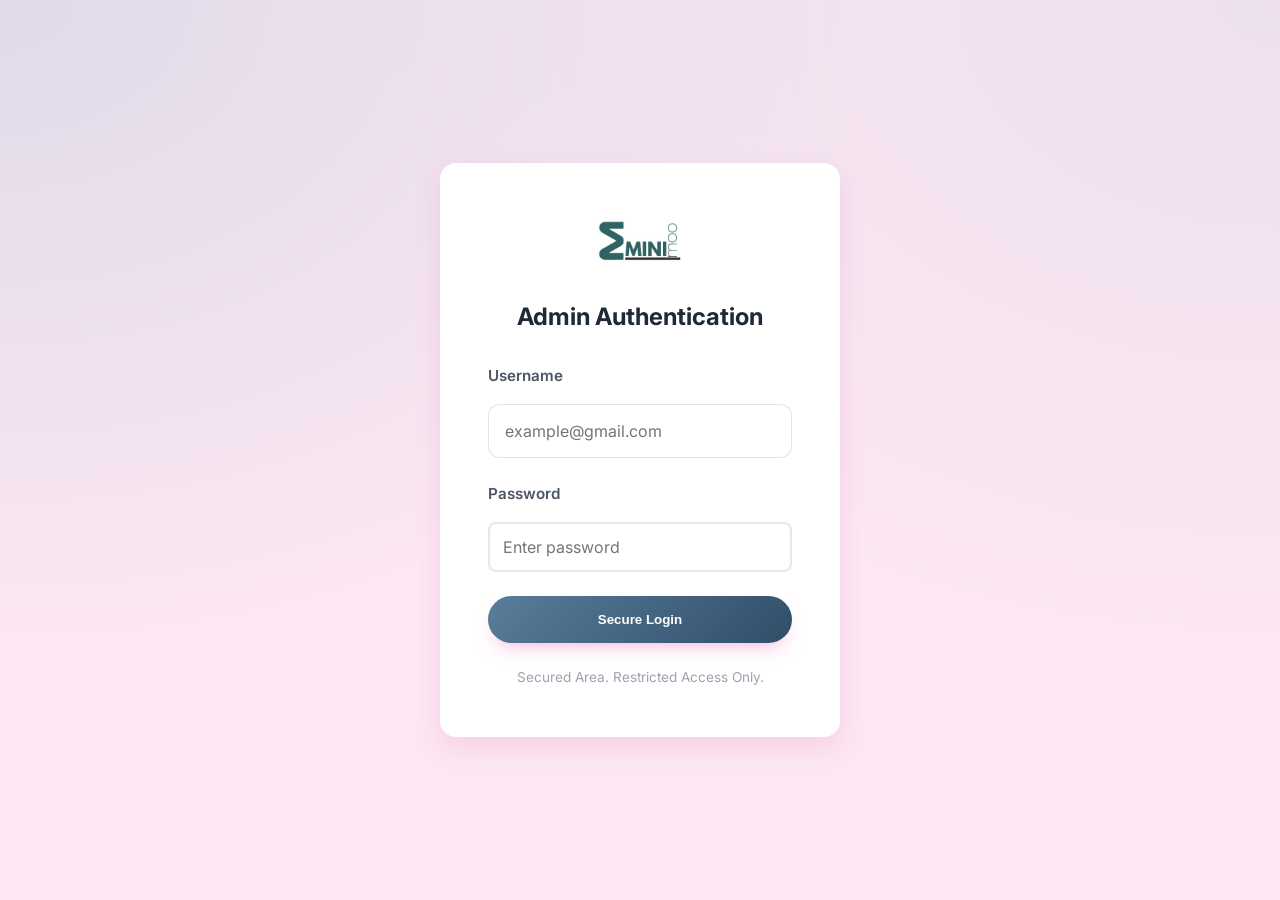
<file: admin_customers.html>
<!DOCTYPE html>
<html lang="en">
<head>
    <meta charset="UTF-8">
    <meta name="viewport" content="width=device-width, initial-scale=1.0">
    <title>Minimoo Admin | Customer Database (CRM)</title>
    <!-- Admin Authentication Lock -->
    <script>
        if (sessionStorage.getItem('minimoo_admin_auth') !== 'true') {
            window.location.replace('admin_login.html');
        }
        function logout() {
            sessionStorage.removeItem('minimoo_admin_auth');
            window.location.replace('admin_login.html');
        }
    </script>
    <!-- Google Fonts -->
    <link rel="preconnect" href="https://fonts.googleapis.com">
    <link rel="preconnect" href="https://fonts.gstatic.com" crossorigin>
    <link href="https://fonts.googleapis.com/css2?family=Inter:wght@300;400;500;600;700;800&display=swap" rel="stylesheet">
    <style>
        :root {
            --primary: #ec4899;
            --dark: #1f2937;
            --light: #f3f4f6;
            --gray: #9ca3af;
        }
        * { box-sizing: border-box; margin: 0; padding: 0; }
        body { font-family: 'Inter', sans-serif; background-color: var(--light); color: var(--dark); padding: 2rem; }
        .header { display: flex; justify-content: space-between; align-items: center; margin-bottom: 2rem; border-bottom: 2px solid #e5e7eb; padding-bottom: 1rem; }
        .dashboard-container { display: grid; grid-template-columns: 1fr; gap: 2rem; }
        .card { background: white; border-radius: 12px; padding: 1.5rem; box-shadow: 0 4px 6px rgba(0,0,0,0.05); }
        h1, h2 { color: var(--dark); }
        .table-wrapper { overflow-x: auto; margin-top: 1rem; }
        table { width: 100%; border-collapse: collapse; min-width: 800px; }
        th, td { text-align: left; padding: 0.75rem 1rem; border-bottom: 1px solid #e5e7eb; }
        th { background-color: #f9fafb; font-weight: 600; color: #4b5563; }
        .btn { background: var(--primary); color: white; border: none; padding: 0.5rem 1rem; border-radius: 6px; cursor: pointer; font-family: inherit; font-weight: 500; text-decoration: none;}
    </style>
</head>
<body>
    <div class="header">
        <div style="display: flex; align-items: center; gap: 1rem;">
            <div style="width: 40px; height: 40px; background: var(--primary); border-radius: 8px; display: flex; align-items: center; justify-content: center; color: white; font-weight: bold;">M</div>
            <h1>Customer Database (CRM)</h1>
        </div>
        <div style="display: flex; gap: 1rem;">
            <a href="internal_dashboard.html" class="btn" style="background: white; color: var(--dark); border: 1px solid #ccc;">Back to Order Processing</a>
            <button class="btn" style="background: #4b5563;" onclick="logout()">Logout</button>
        </div>
    </div>

    <div class="dashboard-container">
        <div class="card">
            <div style="display: flex; justify-content: space-between; align-items: center; margin-bottom: 1rem;">
                <h2>All Customer Information</h2>
            </div>
            <p style="color: var(--gray); font-size: 0.95rem; margin-bottom: 1.5rem;">This page is purely for admin eyes only. It aggregates unique customers from all their past orders.</p>
            
            <div class="table-wrapper">
                <table id="customersTable">
                    <thead>
                        <tr>
                            <th>Customer Name</th>
                            <th>Email Address</th>
                            <th>Phone Number</th>
                            <th>Saved Address</th>
                            <th>Total Orders</th>
                            <th>Total Units Bought</th>
                        </tr>
                    </thead>
                    <tbody id="customersBody">
                        <!-- Loaded dynamically -->
                    </tbody>
                </table>
            </div>
        </div>
    </div>

    <script>
        function loadCustomers() {
            const orders = JSON.parse(localStorage.getItem('minimoo_orders')) || [];
            const customersBody = document.getElementById('customersBody');
            customersBody.innerHTML = '';

            // Group orders by Email (as the unique identifier) or fallback to Name
            let customerMap = {};

            orders.forEach(order => {
                // Determine a unique key for the customer (use email if exists, otherwise lowercase name)
                const uniqueKey = (order.email ? order.email.toLowerCase().trim() : null) || order.name.toLowerCase().trim();
                
                if (!customerMap[uniqueKey]) {
                    customerMap[uniqueKey] = {
                        name: order.name,
                        email: order.email || 'N/A',
                        phone: order.phone,
                        address: order.address,
                        totalOrders: 0,
                        totalUnits: 0
                    };
                }

                // Append order stats to this customer profile
                customerMap[uniqueKey].totalOrders += 1;
                customerMap[uniqueKey].totalUnits += parseInt(order.quantity) || 1;
                
                // Always keep the most recent address and phone if it changes
                if (order.address) customerMap[uniqueKey].address = order.address;
                if (order.phone) customerMap[uniqueKey].phone = order.phone;
            });

            const customerList = Object.values(customerMap);

            if (customerList.length === 0) {
                customersBody.innerHTML = '<tr><td colspan="6" style="text-align:center; color: var(--gray); padding: 2rem;">No customer profiles found yet. Wait for a customer to place an order.</td></tr>';
            } else {
                customerList.forEach((customer) => {
                    customersBody.innerHTML += `
                        <tr>
                            <td><strong>${customer.name}</strong></td>
                            <td><a href="mailto:${customer.email}" style="color: var(--primary); text-decoration: none;">${customer.email}</a></td>
                            <td><a href="https://wa.me/${customer.phone}" target="_blank" style="color: #10b981; text-decoration: none; font-weight: 500;">Wa.me: ${customer.phone}</a></td>
                            <td><div style="max-width: 250px; white-space: nowrap; overflow: hidden; text-overflow: ellipsis;" title="${customer.address}">${customer.address}</div></td>
                            <td><span style="background: #f3f4f6; padding: 0.2rem 0.5rem; border-radius: 4px; font-weight: bold;">${customer.totalOrders}</span></td>
                            <td>${customer.totalUnits} Units</td>
                        </tr>
                    `;
                });
            }
        }

        // Initialize display
        document.addEventListener('DOMContentLoaded', loadCustomers);
    </script>
</body>
</html>
</file>
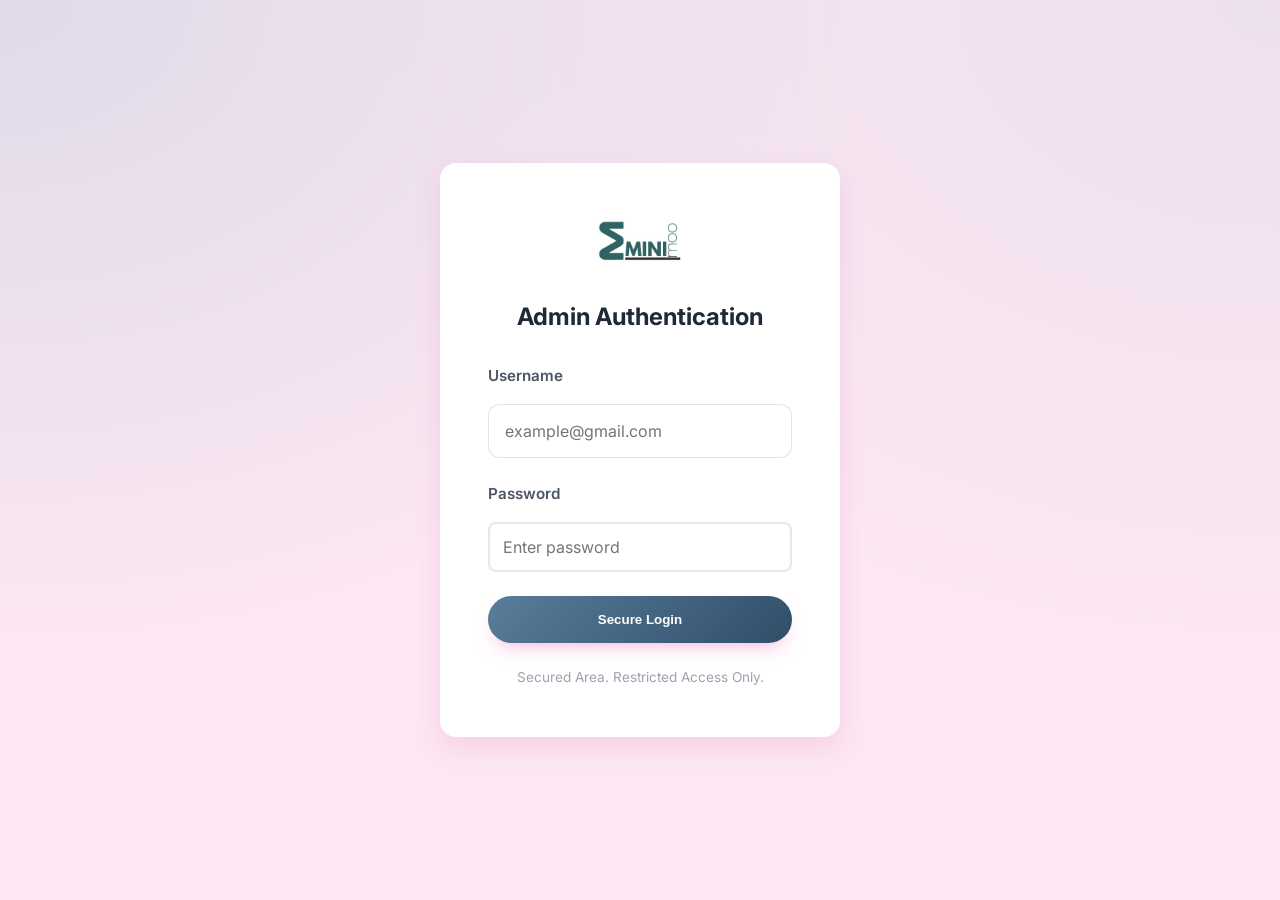
<file: admin_login.html>
<!DOCTYPE html>
<html lang="en">
<head>
    <meta charset="UTF-8">
    <meta name="viewport" content="width=device-width, initial-scale=1.0">
    <title>Minimoo Admin Login</title>
    <!-- Google Fonts -->
    <link rel="preconnect" href="https://fonts.googleapis.com">
    <link rel="preconnect" href="https://fonts.gstatic.com" crossorigin>
    <link href="https://fonts.googleapis.com/css2?family=Inter:wght@300;400;500;600;700;800&display=swap" rel="stylesheet">
    <link rel="stylesheet" href="styles.css">
    <style>
        body {
            background-color: #fce7f3; /* light pink background to match brand */
            display: flex;
            align-items: center;
            justify-content: center;
            min-height: 100vh;
            margin: 0;
            font-family: 'Inter', sans-serif;
        }
        .login-card {
            background: white;
            padding: 3rem;
            border-radius: 16px;
            box-shadow: 0 10px 25px rgba(236, 72, 153, 0.15);
            width: 100%;
            max-width: 400px;
            text-align: center;
        }
        .login-card img {
            height: 60px;
            border-radius: 12px;
            margin-bottom: 1.5rem;
        }
        .login-card h2 {
            margin-bottom: 2rem;
            color: #1f2937;
        }
        .form-group {
            text-align: left;
            margin-bottom: 1.5rem;
        }
        .form-group label {
            display: block;
            margin-bottom: 0.5rem;
            font-weight: 600;
            color: #4b5563;
        }
        .form-group input {
            width: 100%;
            padding: 0.8rem;
            border: 2px solid #e5e7eb;
            border-radius: 8px;
            font-family: inherit;
            font-size: 1rem;
            transition: border-color 0.3s;
        }
        .form-group input:focus {
            outline: none;
            border-color: #ec4899;
        }
        .error-message {
            color: #ef4444;
            margin-bottom: 1rem;
            display: none;
            font-size: 0.9rem;
            font-weight: 500;
        }
    </style>
</head>
<body>
    <div class="login-card">
        <img src="images/logominimoo.jpeg" alt="Minimoo Logo">
        <h2>Admin Authentication</h2>
        <div id="errorMsg" class="error-message">Invalid Username or Password!</div>
        <form id="loginForm">
            <div class="form-group">
                <label for="username">Username</label>
                <input type="text" id="username" required placeholder="example@gmail.com">
            </div>
            <div class="form-group">
                <label for="password">Password</label>
                <input type="password" id="password" required placeholder="Enter password">
            </div>
            <button type="submit" class="btn btn-primary" style="width: 100%;">Secure Login</button>
        </form>
        <p style="margin-top: 1.5rem; font-size: 0.85rem; color: #9ca3af;">Secured Area. Restricted Access Only.</p>
    </div>

    <script>
        document.getElementById('loginForm').addEventListener('submit', function(e) {
            e.preventDefault();
            const user = document.getElementById('username').value.trim();
            const pass = document.getElementById('password').value;
            const error = document.getElementById('errorMsg');

            if (user === 'kabadibyminimoo@gmail.com' && pass === 'akusukaecosurv') {
                // Set session token
                sessionStorage.setItem('minimoo_admin_auth', 'true');
                // Redirect to dashboard
                window.location.href = 'internal_dashboard.html';
            } else {
                error.style.display = 'block';
            }
        });
    </script>
</body>
</html>
</file>
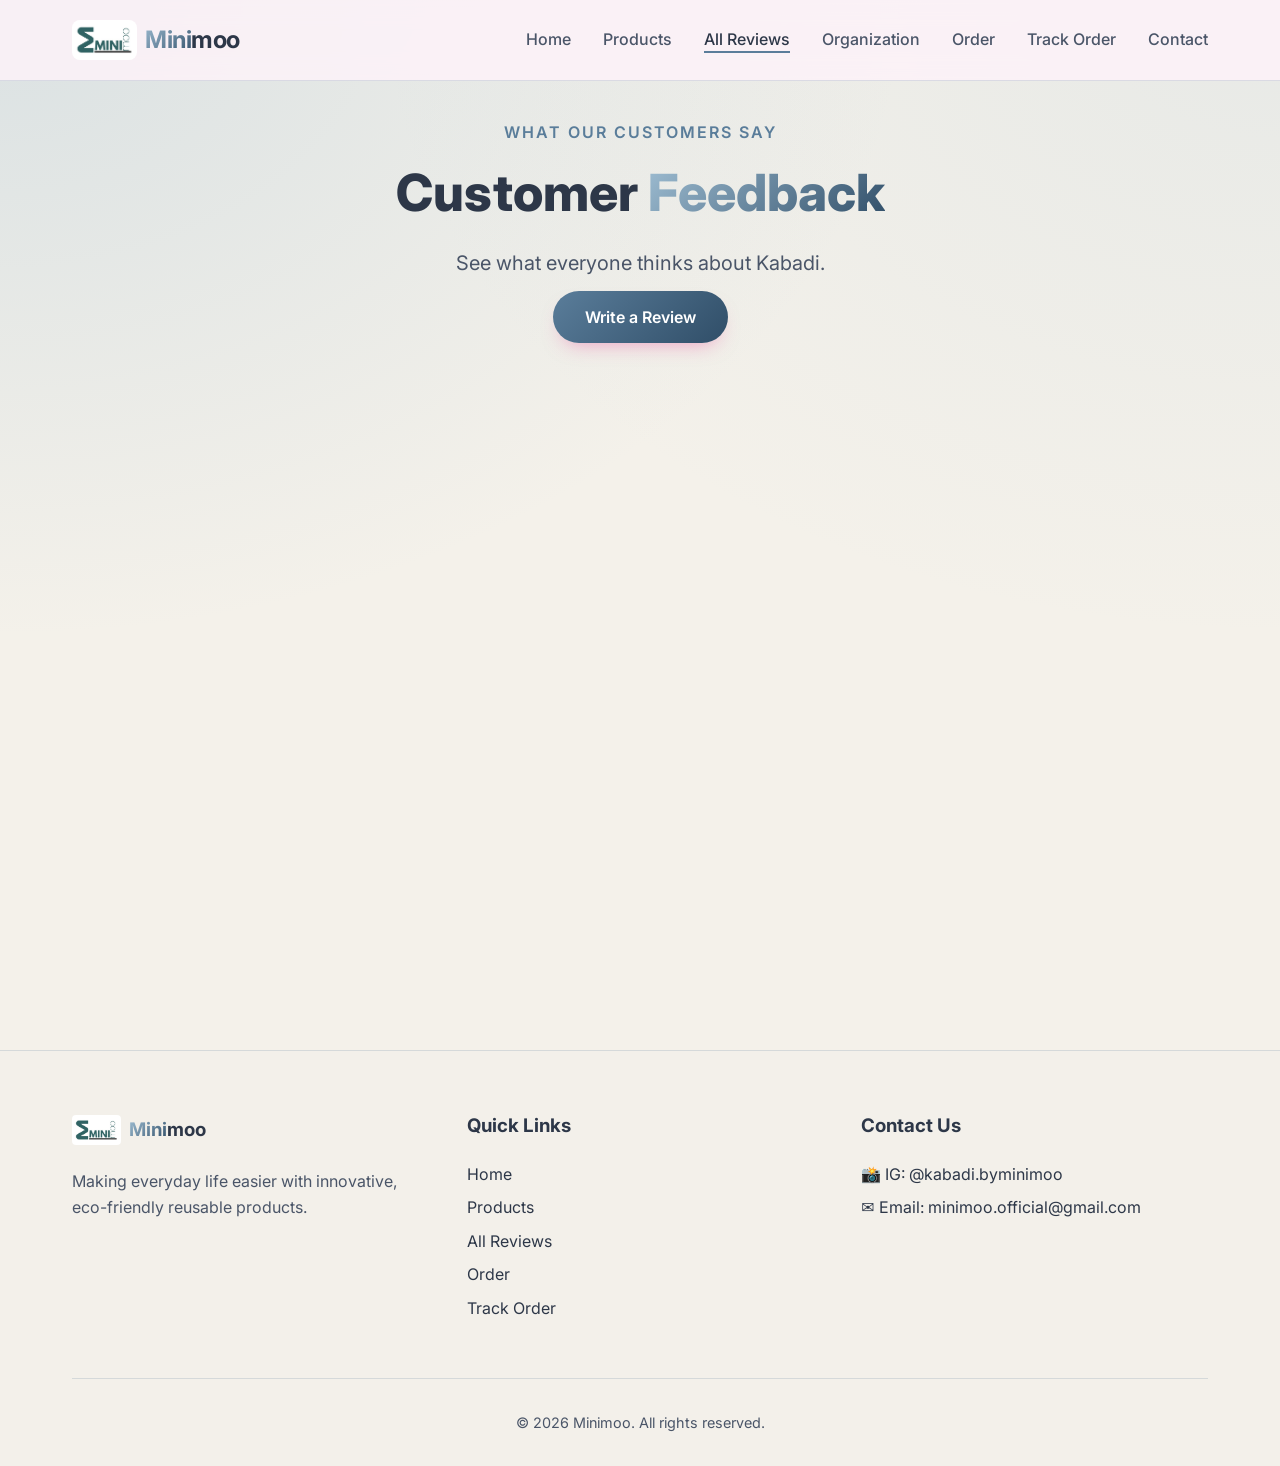
<file: all_reviews.html>
<!DOCTYPE html>
<html lang="en">
<head>
    <meta charset="UTF-8">
    <meta name="viewport" content="width=device-width, initial-scale=1.0">
    <title>Minimoo | Customer Reviews</title>
    <link rel="preconnect" href="https://fonts.googleapis.com">
    <link rel="preconnect" href="https://fonts.gstatic.com" crossorigin>
    <link href="https://fonts.googleapis.com/css2?family=Inter:wght@300;400;500;600;700;800&display=swap" rel="stylesheet">
    <link rel="stylesheet" href="styles.css">
    <style>
        .star-rating {
            display: flex;
            gap: 0.25rem;
            color: #fbbf24;
            font-size: 1.25rem;
        }
    </style>
</head>
<body>
    <header id="header">
        <div class="container nav-container">
            <a href="index.html" class="logo" style="display: flex; align-items: center; gap: 0.5rem;">
                <img src="images/logominimoo.jpeg" alt="Minimoo Logo" style="height: 40px; width: auto; border-radius: 8px; object-fit: contain;">
                <span><span class="gradient-text">Mini</span>moo</span>
            </a>
            <nav>
                <button class="hamburger" aria-label="Toggle menu" id="mobile-toggle">
                    ☰
                </button>
                <ul class="nav-links" id="nav-menu">
                    <li><a href="index.html">Home</a></li>
                    <li><a href="products.html">Products</a></li>
                    <li><a href="all_reviews.html" class="active">All Reviews</a></li>
                    <li><a href="organization.html">Organization</a></li>
                    <li><a href="order.html">Order</a></li>
                    <li><a href="track_order.html">Track Order</a></li>
                    <li><a href="contact.html">Contact</a></li>
                </ul>
            </nav>
        </div>
    </header>

    <section class="hero" style="min-height: 40vh; padding-top: 120px; padding-bottom: 2rem;">
        <div class="container">
            <div class="section-header animate-on-scroll" style="margin-bottom: 0;">
                <span class="tagline">What Our Customers Say</span>
                <h1 style="font-size: clamp(2.5rem, 4vw, 4rem);">Customer <span class="gradient-text">Feedback</span></h1>
                <p style="max-width: 600px; margin: 0 auto;">See what everyone thinks about Kabadi.</p>
                <br>
                <!-- This now explicitly points to the dedicated submission form -->
                <a href="write_review.html" class="btn btn-primary">Write a Review</a>
            </div>
        </div>
    </section>

    <section id="reviews-list" style="padding-top: 0; background: var(--light-bg); min-height: 50vh;">
        <div class="container" style="padding-top: 2rem;">
            <div class="event-list max-w-3xl mx-auto" id="reviewsContainer" style="max-width: 800px; margin: 0 auto; display: flex; flex-direction: column; gap: 1.5rem;">
                <!-- Reviews will be loaded here dynamically -->
            </div>
        </div>
    </section>

    <footer id="contact">
        <div class="container">
            <div class="footer-grid">
                <div class="footer-col">
                    <h3 style="display: flex; align-items: center; gap: 0.5rem;">
                        <img src="images/logominimoo.jpeg" alt="Minimoo Logo" style="height: 30px; width: auto; border-radius: 4px; object-fit: contain;">
                        <span><span class="gradient-text">Mini</span>moo</span>
                    </h3>
                    <p>Making everyday life easier with innovative, eco-friendly reusable products.</p>
                </div>
                <div class="footer-col">
                    <h3>Quick Links</h3>
                    <ul style="list-style: none; padding: 0;">
                        <li style="margin-bottom: 0.5rem;"><a href="index.html">Home</a></li>
                        <li style="margin-bottom: 0.5rem;"><a href="products.html">Products</a></li>
                        <li style="margin-bottom: 0.5rem;"><a href="all_reviews.html">All Reviews</a></li>
                        <li style="margin-bottom: 0.5rem;"><a href="order.html">Order</a></li>
                        <li style="margin-bottom: 0.5rem;"><a href="track_order.html">Track Order</a></li>
                    </ul>
                </div>
                <div class="footer-col">
                    <h3>Contact Us</h3>
                    <ul style="list-style: none; padding: 0;">
                        <li style="margin-bottom: 0.5rem;"><a href="https://instagram.com/kabadi.byminimoo" target="_blank">📸 IG: @kabadi.byminimoo</a></li>
                        <li style="margin-bottom: 0.5rem;"><a href="mailto:minimoo.official@gmail.com">✉️ Email: minimoo.official@gmail.com</a></li>
                    </ul>
                </div>
            </div>
            <div class="footer-bottom">
                <p>&copy; 2026 Minimoo. All rights reserved.</p>
            </div>
        </div>
    </footer>

    <script src="app.js"></script>
    <script>
        document.addEventListener('DOMContentLoaded', () => {
            const container = document.getElementById('reviewsContainer');

            // Default Reviews
            const defaultReviews = [
                { name: "Sarah J.", title: "A Lifesaver for My Desk", rating: 5, text: "I drink iced coffee every day, and I was so tired of wiping my desk. Kabadi completely solved it.", verified: true },
                { name: "Mark T.", title: "Perfect for Hot Tea", rating: 5, text: "My morning tea used to burn my hands. Now I can comfortably hold it and it stays hot longer!", verified: true },
                { name: "Emily R.", title: "Sleek and Stylish", rating: 5, text: "Not only does it work perfectly, but it also looks amazing on my office desk. Highly recommended.", verified: true }
            ];

            let reviews = JSON.parse(localStorage.getItem('minimoo_reviews'));
            if (!reviews) {
                reviews = defaultReviews;
                localStorage.setItem('minimoo_reviews', JSON.stringify(reviews));
            }

            container.innerHTML = '';
            reviews.forEach(review => {
                const stars = '★'.repeat(review.rating) + '☆'.repeat(5 - review.rating);
                const reviewEl = document.createElement('div');
                reviewEl.className = 'glass-card animate-on-scroll';
                reviewEl.style.padding = '1.5rem';
                reviewEl.style.display = 'flex';
                reviewEl.style.flexDirection = 'column';
                reviewEl.style.gap = '0.5rem';
                
                reviewEl.innerHTML = `
                    <div style="display: flex; justify-content: space-between; align-items: flex-start; flex-wrap: wrap;">
                        <h3 style="margin: 0;">"${review.title}"</h3>
                        <div class="star-rating">${stars}</div>
                    </div>
                    <p class="text-muted" style="margin: 0; font-size: 0.9rem;">${review.name} ${review.verified ? '• Verified Buyer' : '• Customer'}</p>
                    <p style="margin-top: 0.5rem; line-height: 1.6;">${review.text}</p>
                `;
                container.appendChild(reviewEl);
            });
        });
    </script>
</body>
</html>
</file>
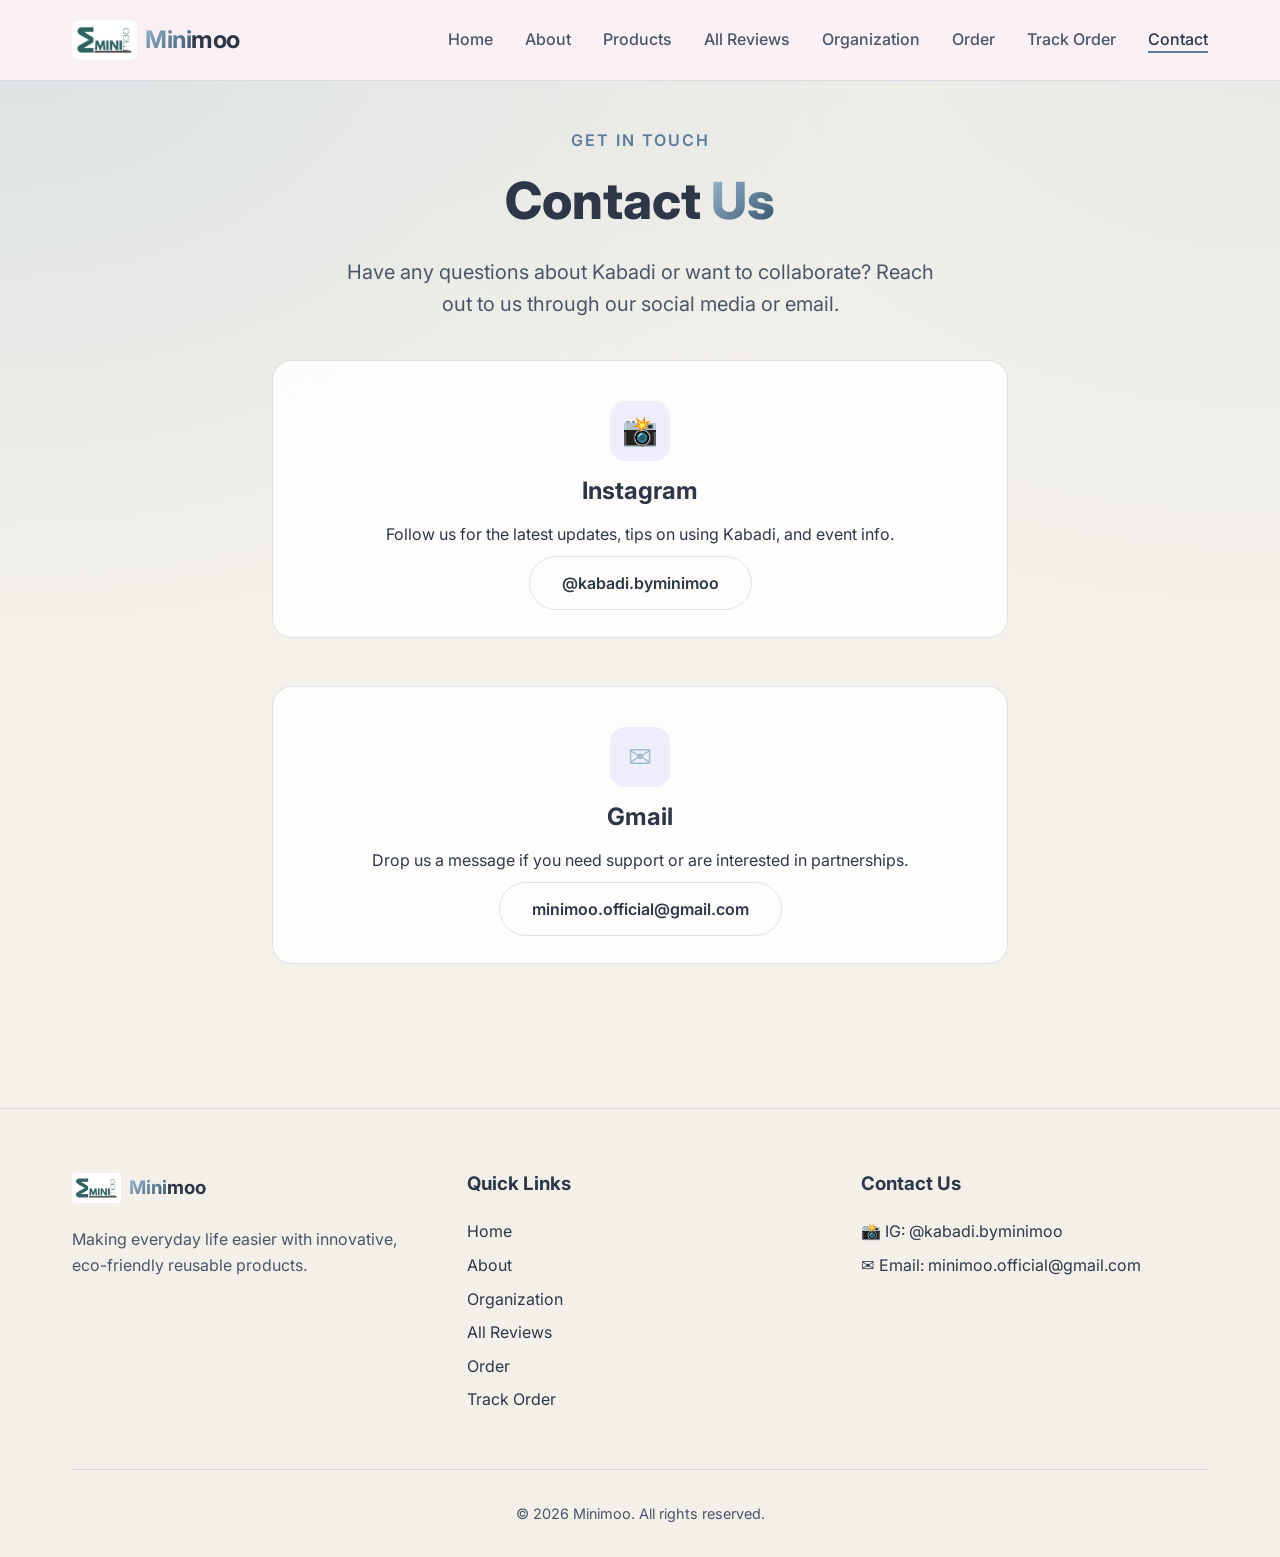
<file: contact.html>
<!DOCTYPE html>
<html lang="en">
<head>
    <meta charset="UTF-8">
    <meta name="viewport" content="width=device-width, initial-scale=1.0">
    <title>Minimoo | Contact Us</title>
    <meta name="description" content="Get in touch with Minimoo via Instagram or Email.">
    <!-- Google Fonts -->
    <link rel="preconnect" href="https://fonts.googleapis.com">
    <link rel="preconnect" href="https://fonts.gstatic.com" crossorigin>
    <link href="https://fonts.googleapis.com/css2?family=Inter:wght@300;400;500;600;700;800&display=swap" rel="stylesheet">
    <link rel="stylesheet" href="styles.css">
</head>
<body>
    <!-- Navbar -->
    <header id="header">
        <div class="container nav-container">
            <a href="index.html" class="logo" style="display: flex; align-items: center; gap: 0.5rem;">
                <img src="images/logominimoo.jpeg" alt="Minimoo Logo" style="height: 40px; width: auto; border-radius: 8px; object-fit: contain;">
                <span><span class="gradient-text">Mini</span>moo</span>
            </a>
            <nav>
                <button class="hamburger" aria-label="Toggle menu" id="mobile-toggle">
                    ☰
                </button>
                <ul class="nav-links" id="nav-menu">
                    <li><a href="index.html">Home</a></li>
                    <li><a href="index.html#about">About</a></li>
                    <li><a href="products.html">Products</a></li>
                    <li><a href="all_reviews.html">All Reviews</a></li>
                    <li><a href="organization.html">Organization</a></li>
                    <li><a href="order.html">Order</a></li>
                    <li><a href="track_order.html">Track Order</a></li>
                    <li><a href="contact.html" class="active">Contact</a></li>
                </ul>
            </nav>
        </div>
    </header>

    <!-- Header Section -->
    <section class="hero" style="min-height: 40vh; padding-top: 120px; padding-bottom: 2rem;">
        <div class="container">
            <div class="section-header animate-on-scroll" style="margin-bottom: 0;">
                <span class="tagline">Get In Touch</span>
                <h1 style="font-size: clamp(2.5rem, 4vw, 4rem);">Contact <span class="gradient-text">Us</span></h1>
                <p style="max-width: 600px; margin: 0 auto;">Have any questions about Kabadi or want to collaborate? Reach out to us through our social media or email.</p>
            </div>
        </div>
    </section>

    <!-- Contact Content -->
    <section id="contact-info" style="padding-top: 0;">
        <div class="container" style="display: grid; grid-template-columns: repeat(auto-fit, minmax(350px, 1fr)); gap: 3rem; justify-content: center; max-width: 800px; margin: 0 auto;">
            
            <!-- IG Card -->
            <div class="glass-card animate-on-scroll" style="text-align: center;">
                <div class="icon-wrapper" style="margin: 0 auto 1rem auto; display: flex; align-items: center; justify-content: center;">
                    📸
                </div>
                <h2 style="font-size: 1.5rem; margin-bottom: 1rem;">Instagram</h2>
                <p style="margin-bottom: 1.5rem;">Follow us for the latest updates, tips on using Kabadi, and event info.</p>
                <a href="https://instagram.com/kabadi.byminimoo" target="_blank" class="btn btn-outline" style="width: 100%;">@kabadi.byminimoo</a>
            </div>

            <!-- Email Card -->
            <div class="glass-card animate-on-scroll" style="text-align: center;">
                <div class="icon-wrapper" style="margin: 0 auto 1rem auto; display: flex; align-items: center; justify-content: center;">
                    ✉️
                </div>
                <h2 style="font-size: 1.5rem; margin-bottom: 1rem;">Gmail</h2>
                <p style="margin-bottom: 1.5rem;">Drop us a message if you need support or are interested in partnerships.</p>
                <a href="mailto:minimoo.official@gmail.com" class="btn btn-outline" style="width: 100%;">minimoo.official@gmail.com</a>
            </div>

        </div>
    </section>

    <!-- Footer & Contact -->
    <footer id="contact">
        <div class="container">
            <div class="footer-grid">
                <div class="footer-col">
                    <h3 style="display: flex; align-items: center; gap: 0.5rem;">
                        <img src="images/logominimoo.jpeg" alt="Minimoo Logo" style="height: 30px; width: auto; border-radius: 4px; object-fit: contain;">
                        <span><span class="gradient-text">Mini</span>moo</span>
                    </h3>
                    <p>Making everyday life easier with innovative, eco-friendly reusable products.</p>
                </div>
                <div class="footer-col">
                    <h3>Quick Links</h3>
                    <ul style="list-style: none; padding: 0;">
                        <li style="margin-bottom: 0.5rem;"><a href="index.html">Home</a></li>
                        <li style="margin-bottom: 0.5rem;"><a href="index.html#about">About</a></li>
                        <li style="margin-bottom: 0.5rem;"><a href="organization.html">Organization</a></li>
                        <li style="margin-bottom: 0.5rem;"><a href="all_reviews.html">All Reviews</a></li>
                        <li style="margin-bottom: 0.5rem;"><a href="order.html">Order</a></li>
                        <li style="margin-bottom: 0.5rem;"><a href="track_order.html">Track Order</a></li>
                    </ul>
                </div>
                <div class="footer-col">
                    <h3>Contact Us</h3>
                    <ul style="list-style: none; padding: 0;">
                        <li style="margin-bottom: 0.5rem;"><a href="https://instagram.com/kabadi.byminimoo" target="_blank">📸 IG: @kabadi.byminimoo</a></li>
                        <li style="margin-bottom: 0.5rem;"><a href="mailto:minimoo.official@gmail.com" target="_blank">✉️ Email: minimoo.official@gmail.com</a></li>
                    </ul>
                </div>
            </div>
            <div class="footer-bottom">
                <p>&copy; 2026 Minimoo. All rights reserved.</p>
            </div>
        </div>
    </footer>

    <script src="app.js"></script>
</body>
</html>
</file>
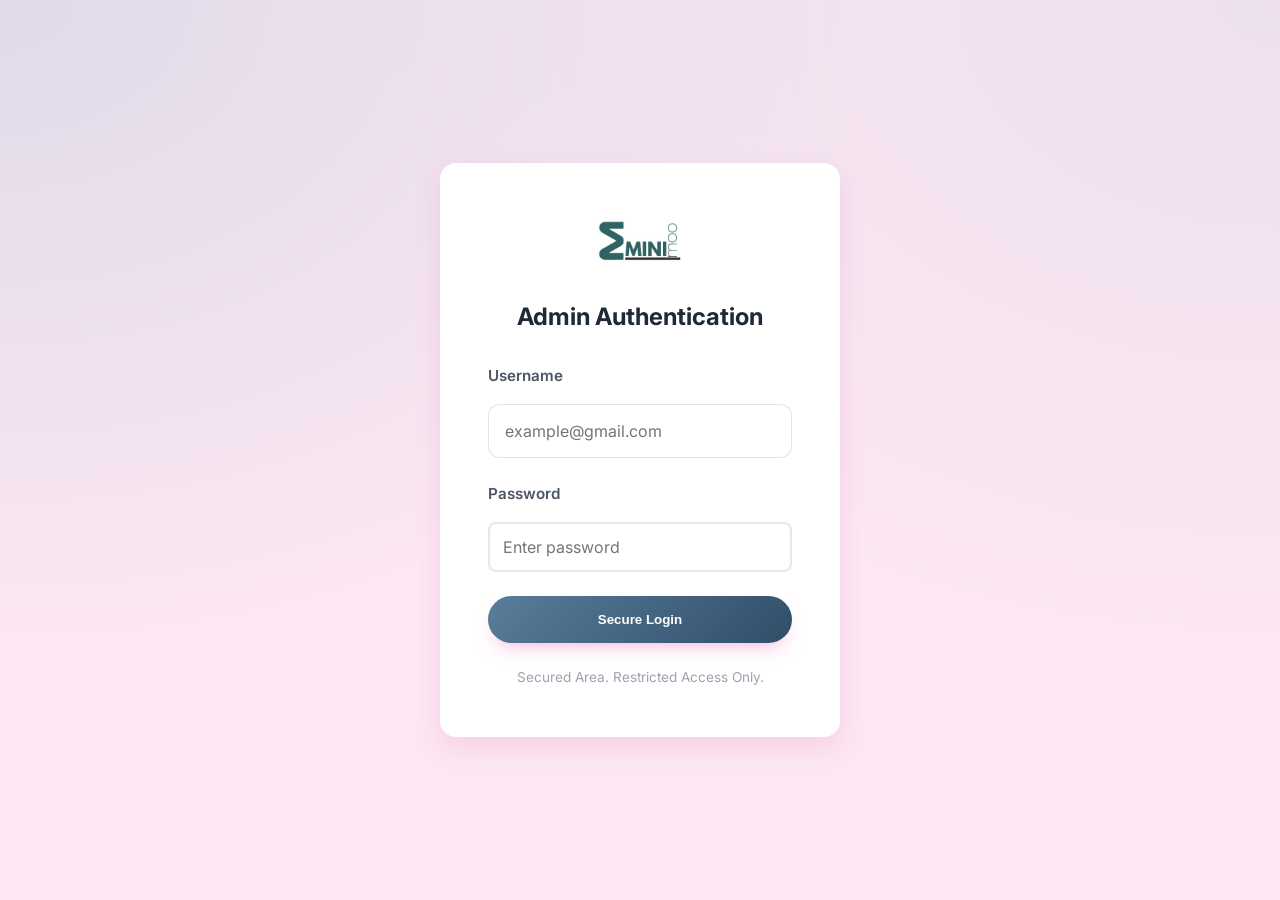
<file: internal_dashboard.html>
<!DOCTYPE html>
<html lang="en">
<head>
    <meta charset="UTF-8">
    <meta name="viewport" content="width=device-width, initial-scale=1.0">
    <title>Minimoo Internal Dashboard</title>
    <!-- Admin Authentication Lock -->
    <script>
        if (sessionStorage.getItem('minimoo_admin_auth') !== 'true') {
            window.location.replace('admin_login.html');
        }
        function logout() {
            sessionStorage.removeItem('minimoo_admin_auth');
            window.location.replace('admin_login.html');
        }
    </script>
    <!-- Google Fonts -->
    <link rel="preconnect" href="https://fonts.googleapis.com">
    <link rel="preconnect" href="https://fonts.gstatic.com" crossorigin>
    <link href="https://fonts.googleapis.com/css2?family=Inter:wght@300;400;500;600;700;800&display=swap" rel="stylesheet">
    <style>
        :root {
            --primary: #ec4899;
            --dark: #1f2937;
            --light: #f3f4f6;
            --gray: #9ca3af;
        }
        * { box-sizing: border-box; margin: 0; padding: 0; }
        body { font-family: 'Inter', sans-serif; background-color: var(--light); color: var(--dark); padding: 2rem; }
        .header { display: flex; justify-content: space-between; align-items: center; margin-bottom: 2rem; border-bottom: 2px solid #e5e7eb; padding-bottom: 1rem; }
        .dashboard-container { display: grid; grid-template-columns: 1fr; gap: 2rem; }
        .card { background: white; border-radius: 12px; padding: 1.5rem; box-shadow: 0 4px 6px rgba(0,0,0,0.05); }
        h1, h2 { color: var(--dark); }
        .table-wrapper { overflow-x: auto; margin-top: 1rem; }
        table { width: 100%; border-collapse: collapse; min-width: 600px; }
        th, td { text-align: left; padding: 0.75rem 1rem; border-bottom: 1px solid #e5e7eb; }
        th { background-color: #f9fafb; font-weight: 600; color: #4b5563; }
        .status-badge { display: inline-block; padding: 0.25rem 0.75rem; border-radius: 999px; font-size: 0.85rem; font-weight: 600; }
        .status-processing { background: #fef3c7; color: #d97706; }
        .status-shipped { background: #dbeafe; color: #1d4ed8; }
        .status-delivered { background: #dcfce3; color: #15803d; }
        .status-cancelled { background: #fee2e2; color: #b91c1c; }
        .status-select { font-family: inherit; font-size: 0.85rem; font-weight: 600; padding: 0.3rem; border-radius: 8px; border: 1px solid #ccc; background: white; cursor: pointer; }
        .btn { background: var(--primary); color: white; border: none; padding: 0.5rem 1rem; border-radius: 6px; cursor: pointer; font-family: inherit; font-weight: 500;}
        .btn-danger { background: #ef4444; }
    </style>
</head>
<body>
    <div class="header">
        <div style="display: flex; align-items: center; gap: 1rem;">
            <!-- Placeholder for isolated branding -->
            <div style="width: 40px; height: 40px; background: var(--primary); border-radius: 8px; display: flex; align-items: center; justify-content: center; color: white; font-weight: bold;">M</div>
            <h1>Minimoo Central HQ</h1>
        </div>
        <div style="display: flex; gap: 1rem;">
            <a href="admin_customers.html" class="btn btn-outline" style="background: white; border: 1px solid #ccc; color: var(--dark); text-decoration: none;">View Customer DB</a>
            <button class="btn btn-danger" onclick="clearAllData()">Clear All Data</button>
            <button class="btn" style="background: #4b5563;" onclick="logout()">Logout</button>
        </div>
    </div>

    <div class="dashboard-container">
        <!-- Orders Tracking -->
        <div class="card">
            <h2>Product Tracking & Orders</h2>
            <div class="table-wrapper">
                <table id="ordersTable">
                    <thead>
                        <tr>
                            <th>Order ID</th>
                            <th>Customer Name</th>
                            <th>Phone</th>
                            <th>Email</th>
                            <th>Address</th>
                            <th>Qty</th>
                            <th>Payment</th>
                            <th>Status</th>
                        </tr>
                    </thead>
                    <tbody id="ordersBody">
                        <!-- Loaded dynamically -->
                    </tbody>
                </table>
            </div>
        </div>

        <!-- Reviews Data -->
        <div class="card">
            <h2>Customer Feedback & Reviews</h2>
            <div class="table-wrapper">
                <table id="reviewsTable">
                    <thead>
                        <tr>
                            <th>Customer Name</th>
                            <th>Rating</th>
                            <th>Review Title</th>
                            <th>Comment</th>
                        </tr>
                    </thead>
                    <tbody id="reviewsBody">
                        <!-- Loaded dynamically -->
                    </tbody>
                </table>
            </div>
        </div>
    </div>

    <script>
        function loadDashboard() {
            // Load Orders
            const orders = JSON.parse(localStorage.getItem('minimoo_orders')) || [];
            const ordersBody = document.getElementById('ordersBody');
            ordersBody.innerHTML = '';
            if (orders.length === 0) {
                ordersBody.innerHTML = '<tr><td colspan="7" style="text-align:center; color: var(--gray);">No orders received yet.</td></tr>';
            } else {
                orders.forEach((order, index) => {
                    const currentStatus = order.status || 'processing';
                    ordersBody.innerHTML += `
                        <tr>
                            <td style="font-family: monospace;">#KBD-${String(index+1).padStart(4, '0')}</td>
                            <td><strong>${order.name}</strong></td>
                            <td>${order.phone}</td>
                            <td>${order.email || 'N/A'}</td>
                            <td><div style="max-width: 200px; white-space: nowrap; overflow: hidden; text-overflow: ellipsis;" title="${order.address}">${order.address}</div></td>
                            <td>${order.quantity}</td>
                            <td style="text-transform: uppercase;">${order.payment}</td>
                            <td>
                                <select class="status-select status-${currentStatus}" onchange="updateOrderStatus(${index}, this.value)">
                                    <option value="processing" ${currentStatus === 'processing' ? 'selected' : ''}>Processing</option>
                                    <option value="shipped" ${currentStatus === 'shipped' ? 'selected' : ''}>Shipped</option>
                                    <option value="delivered" ${currentStatus === 'delivered' ? 'selected' : ''}>Delivered</option>
                                    <option value="cancelled" ${currentStatus === 'cancelled' ? 'selected' : ''}>Cancelled</option>
                                </select>
                            </td>
                        </tr>
                    `;
                });
            }

            // Load Reviews
            const reviews = JSON.parse(localStorage.getItem('minimoo_reviews')) || [];
            const reviewsBody = document.getElementById('reviewsBody');
            reviewsBody.innerHTML = '';
            if (reviews.length === 0) {
                reviewsBody.innerHTML = '<tr><td colspan="4" style="text-align:center; color: var(--gray);">No reviews received yet.</td></tr>';
            } else {
                reviews.forEach(review => {
                    const stars = '★'.repeat(review.rating) + '☆'.repeat(5 - review.rating);
                    reviewsBody.innerHTML += `
                        <tr>
                            <td><strong>${review.name}</strong></td>
                            <td style="color: #fbbf24;">${stars}</td>
                            <td>${review.title}</td>
                            <td><div style="max-width: 250px; overflow: hidden; text-overflow: ellipsis; white-space: nowrap;" title="${review.text}">${review.text}</div></td>
                        </tr>
                    `;
                });
            }
        }

        function updateOrderStatus(index, newStatus) {
            let orders = JSON.parse(localStorage.getItem('minimoo_orders')) || [];
            if (orders[index]) {
                orders[index].status = newStatus;
                localStorage.setItem('minimoo_orders', JSON.stringify(orders));
                // Reload dashboard to update colors
                loadDashboard();
            }
        }

        function clearAllData() {
            if (confirm("WARNING: This will delete ALL orders and reviews locally. Are you sure?")) {
                localStorage.removeItem('minimoo_orders');
                localStorage.removeItem('minimoo_reviews');
                loadDashboard();
            }
        }

        // Initialize display
        document.addEventListener('DOMContentLoaded', loadDashboard);
    </script>
</body>
</html>
</file>
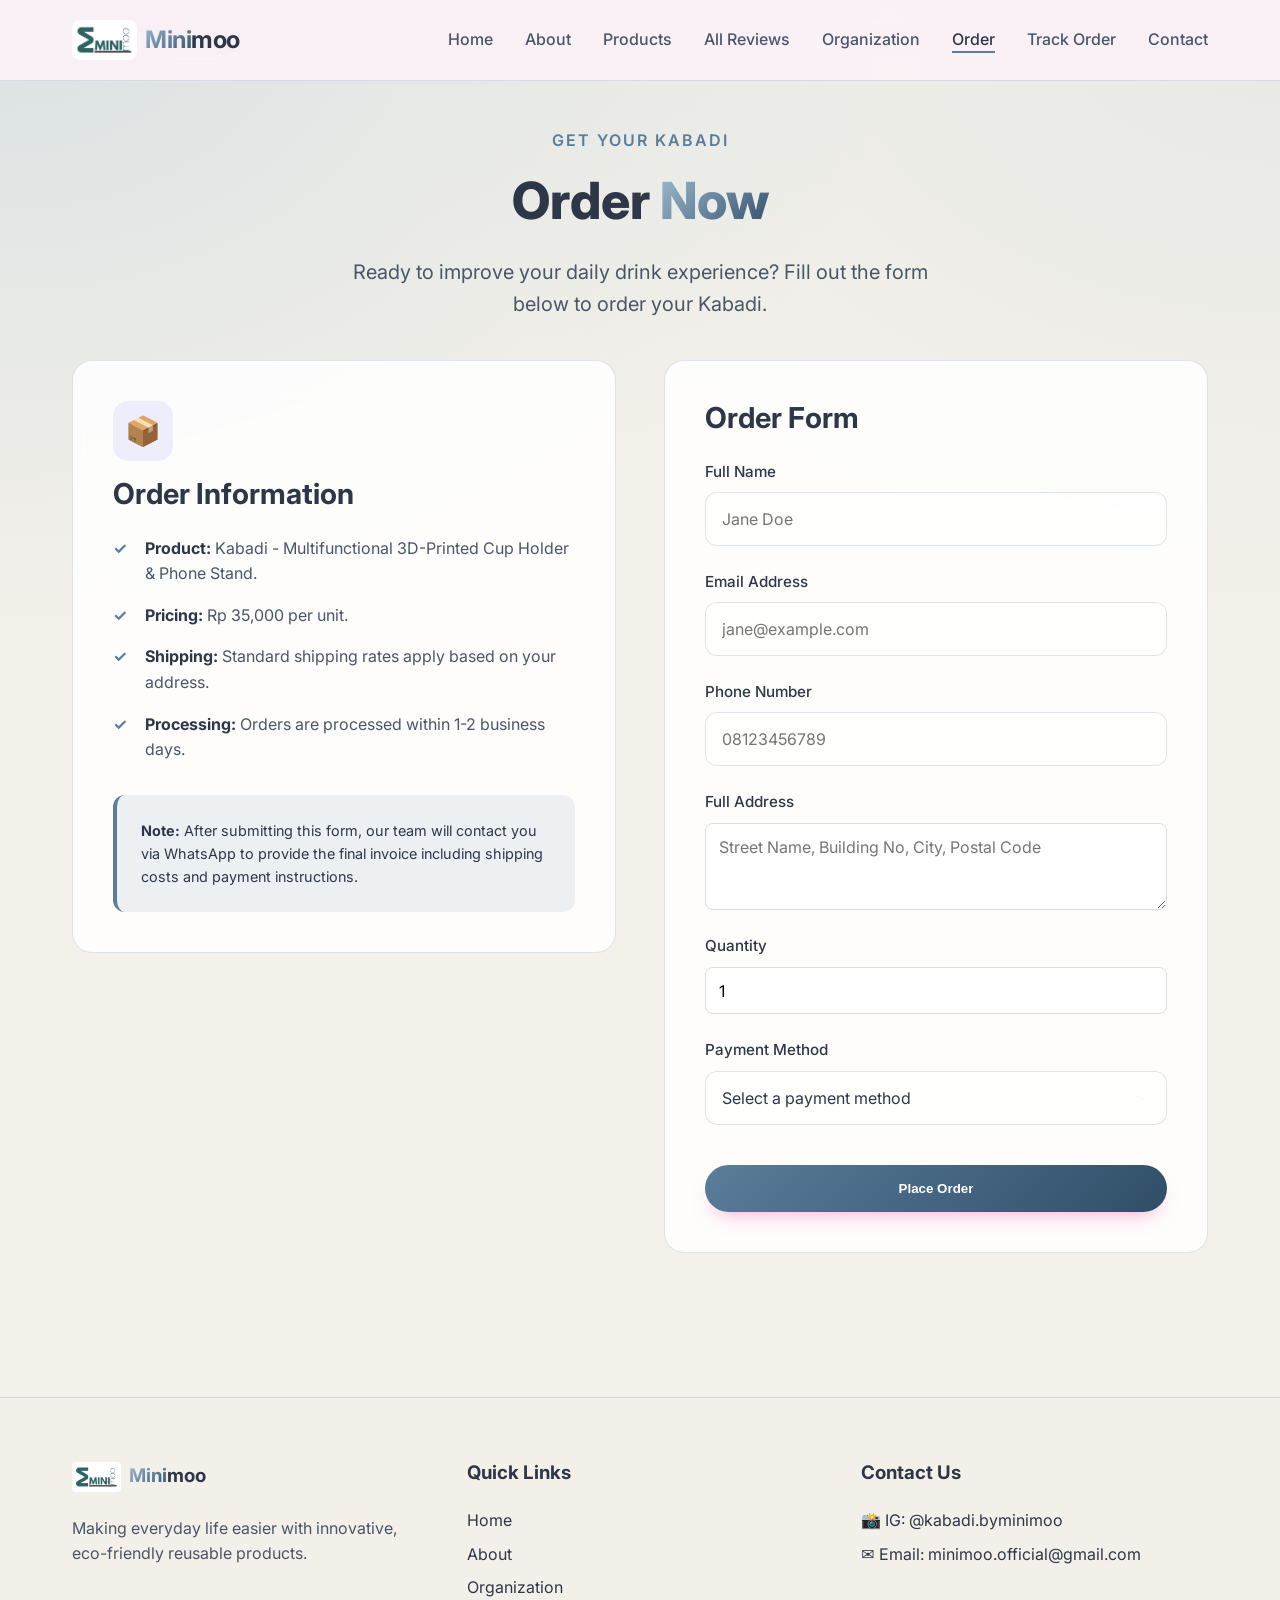
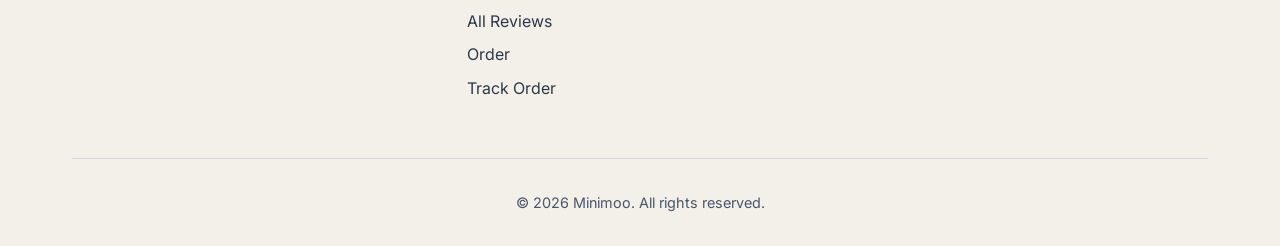
<file: order.html>
<!DOCTYPE html>
<html lang="en">
<head>
    <meta charset="UTF-8">
    <meta name="viewport" content="width=device-width, initial-scale=1.0">
    <title>Minimoo | Order</title>
    <meta name="description" content="Sign up and join Minimoo. Read our joining requirements and register today.">
    <!-- Google Fonts -->
    <link rel="preconnect" href="https://fonts.googleapis.com">
    <link rel="preconnect" href="https://fonts.gstatic.com" crossorigin>
    <link href="https://fonts.googleapis.com/css2?family=Inter:wght@300;400;500;600;700;800&display=swap" rel="stylesheet">
    <link rel="stylesheet" href="styles.css">
</head>
<body>
    <!-- Navbar -->
    <header id="header">
        <div class="container nav-container">
            <a href="index.html" class="logo" style="display: flex; align-items: center; gap: 0.5rem;">
                <img src="images/logominimoo.jpeg" alt="Minimoo Logo" style="height: 40px; width: auto; border-radius: 8px; object-fit: contain;">
                <span><span class="gradient-text">Mini</span>moo</span>
            </a>
            <nav>
                <button class="hamburger" aria-label="Toggle menu" id="mobile-toggle">
                    ☰
                </button>
                <ul class="nav-links" id="nav-menu">
                    <li><a href="index.html">Home</a></li>
                    <li><a href="index.html#about">About</a></li>
                    <li><a href="products.html">Products</a></li>
                    <li><a href="all_reviews.html">All Reviews</a></li>
                    <li><a href="organization.html">Organization</a></li>
                    <li><a href="order.html" class="active">Order</a></li>
                    <li><a href="track_order.html">Track Order</a></li>
                    <li><a href="contact.html">Contact</a></li>
                </ul>
            </nav>
        </div>
    </header>

    <!-- Header Section -->
    <section class="hero" style="min-height: 40vh; padding-top: 120px; padding-bottom: 2rem;">
        <div class="container">
            <div class="section-header animate-on-scroll" style="margin-bottom: 0;">
                <span class="tagline">Get Your Kabadi</span>
                <h1 style="font-size: clamp(2.5rem, 4vw, 4rem);">Order <span class="gradient-text">Now</span></h1>
                <p style="max-width: 600px; margin: 0 auto;">Ready to improve your daily drink experience? Fill out the form below to order your Kabadi.</p>
            </div>
        </div>
    </section>

    <!-- Registration Content -->
    <section id="registration" style="padding-top: 0;">
        <div class="container" style="display: grid; grid-template-columns: repeat(auto-fit, minmax(350px, 1fr)); gap: 3rem; align-items: flex-start;">
            
            <!-- Order Info -->
            <div class="glass-card animate-on-scroll">
                <div class="icon-wrapper" style="margin-bottom: 1rem;">
                    📦
                </div>
                <h2 style="font-size: 1.8rem; margin-bottom: 1.5rem;">Order Information</h2>
                <ul class="requirements-list">
                    <li>
                        <strong>Product:</strong> Kabadi - Multifunctional 3D-Printed Cup Holder & Phone Stand.
                    </li>
                    <li>
                        <strong>Pricing:</strong> Rp 35,000 per unit.
                    </li>
                    <li>
                        <strong>Shipping:</strong> Standard shipping rates apply based on your address.
                    </li>
                    <li>
                        <strong>Processing:</strong> Orders are processed within 1-2 business days.
                    </li>
                </ul>
                <div style="margin-top: 2rem; padding: 1.5rem; background: rgba(90, 125, 154, 0.1); border-radius: 12px; border-left: 4px solid var(--primary);">
                    <p style="font-size: 0.9rem; margin: 0;"><strong>Note:</strong> After submitting this form, our team will contact you via WhatsApp to provide the final invoice including shipping costs and payment instructions.</p>
                </div>
            </div>

            <!-- Order Form -->
            <div class="glass-card animate-on-scroll">
                <h2 style="font-size: 1.8rem; margin-bottom: 1.5rem;">Order Form</h2>
                <form id="recruitment-form" class="registration-form">
                    
                    <div class="form-group">
                        <label for="fullName">Full Name</label>
                        <input type="text" id="fullName" name="fullName" required placeholder="Jane Doe">
                    </div>

                    <div class="form-group">
                        <label for="email">Email Address</label>
                        <input type="email" id="email" name="email" required placeholder="jane@example.com">
                    </div>

                    <div class="form-group">
                        <label for="phone">Phone Number</label>
                        <input type="tel" id="phone" name="phone" required placeholder="08123456789" pattern="[0-9]+" oninput="this.value = this.value.replace(/[^0-9]/g, '')">
                    </div>

                    <div class="form-group">
                        <label for="address">Full Address</label>
                        <textarea id="address" name="address" required placeholder="Street Name, Building No, City, Postal Code" rows="3" style="width: 100%; padding: 0.8rem; border-radius: 8px; border: 1px solid #ddd; font-family: inherit; font-size: 1rem;"></textarea>
                    </div>

                    <div class="form-group">
                        <label for="quantity">Quantity</label>
                        <input type="number" id="quantity" name="quantity" required min="1" value="1" style="width: 100%; padding: 0.8rem; border-radius: 8px; border: 1px solid #ddd; font-family: inherit; font-size: 1rem;">
                    </div>

                    <div class="form-group">
                        <label for="paymentMethod">Payment Method</label>
                        <select id="paymentMethod" name="paymentMethod" required>
                            <option value="" disabled selected>Select a payment method</option>
                            <option value="qris">QRIS</option>
                            <option value="dana">DANA</option>
                            <option value="gopay">GoPay</option>
                        </select>
                    </div>

                    <button type="submit" class="btn btn-primary" style="width: 100%; margin-top: 1rem;">Place Order</button>
                </form>
            </div>

        </div>
    </section>

    <!-- Footer & Contact -->
    <footer id="contact">
        <div class="container">
            <div class="footer-grid">
                <div class="footer-col">
                    <h3 style="display: flex; align-items: center; gap: 0.5rem;">
                        <img src="images/logominimoo.jpeg" alt="Minimoo Logo" style="height: 30px; width: auto; border-radius: 4px; object-fit: contain;">
                        <span><span class="gradient-text">Mini</span>moo</span>
                    </h3>
                    <p>Making everyday life easier with innovative, eco-friendly reusable products.</p>
                </div>
                <div class="footer-col">
                    <h3>Quick Links</h3>
                    <ul style="list-style: none; padding: 0;">
                        <li style="margin-bottom: 0.5rem;"><a href="index.html">Home</a></li>
                        <li style="margin-bottom: 0.5rem;"><a href="index.html#about">About</a></li>
                        <li style="margin-bottom: 0.5rem;"><a href="organization.html">Organization</a></li>
                        <li style="margin-bottom: 0.5rem;"><a href="all_reviews.html">All Reviews</a></li>
                        <li style="margin-bottom: 0.5rem;"><a href="order.html">Order</a></li>
                        <li style="margin-bottom: 0.5rem;"><a href="track_order.html">Track Order</a></li>
                    </ul>
                </div>
                <div class="footer-col">
                    <h3>Contact Us</h3>
                    <ul style="list-style: none; padding: 0;">
                        <li style="margin-bottom: 0.5rem;"><a href="https://instagram.com/kabadi.byminimoo" target="_blank">📸 IG: @kabadi.byminimoo</a></li>
                        <li style="margin-bottom: 0.5rem;"><a href="mailto:minimoo.official@gmail.com">✉️ Email: minimoo.official@gmail.com</a></li>
                    </ul>
                </div>
            </div>
            <div class="footer-bottom">
                <p>&copy; 2026 Minimoo. All rights reserved.</p>
            </div>
        </div>
    </footer>

    <!-- Existing app.js logic handles mobile nav and scroll animations -->
    <script src="app.js"></script>
    
    <!-- Custom Order Logic overriding app.js submission -->
    <script>
        document.addEventListener('DOMContentLoaded', () => {
            const form = document.querySelector('.registration-form');
            if (form) {
                // Ensure we override any existing submit listener dynamically
                const clone = form.cloneNode(true);
                form.parentNode.replaceChild(clone, form);
                
                clone.addEventListener('submit', (e) => {
                    e.preventDefault();
                    
                    const newOrder = {
                        name: document.getElementById('fullName').value,
                        email: document.getElementById('email').value,
                        phone: document.getElementById('phone').value,
                        address: document.getElementById('address').value,
                        quantity: document.getElementById('quantity').value,
                        payment: document.getElementById('paymentMethod').value,
                        status: 'processing',
                        date: new Date().toISOString()
                    };

                    let orders = JSON.parse(localStorage.getItem('minimoo_orders')) || [];
                    orders.unshift(newOrder); // Add to top
                    localStorage.setItem('minimoo_orders', JSON.stringify(orders));

                    window.location.href = 'thank_you.html';
                });
            }
        });
    </script>
</body>
</html>
</file>
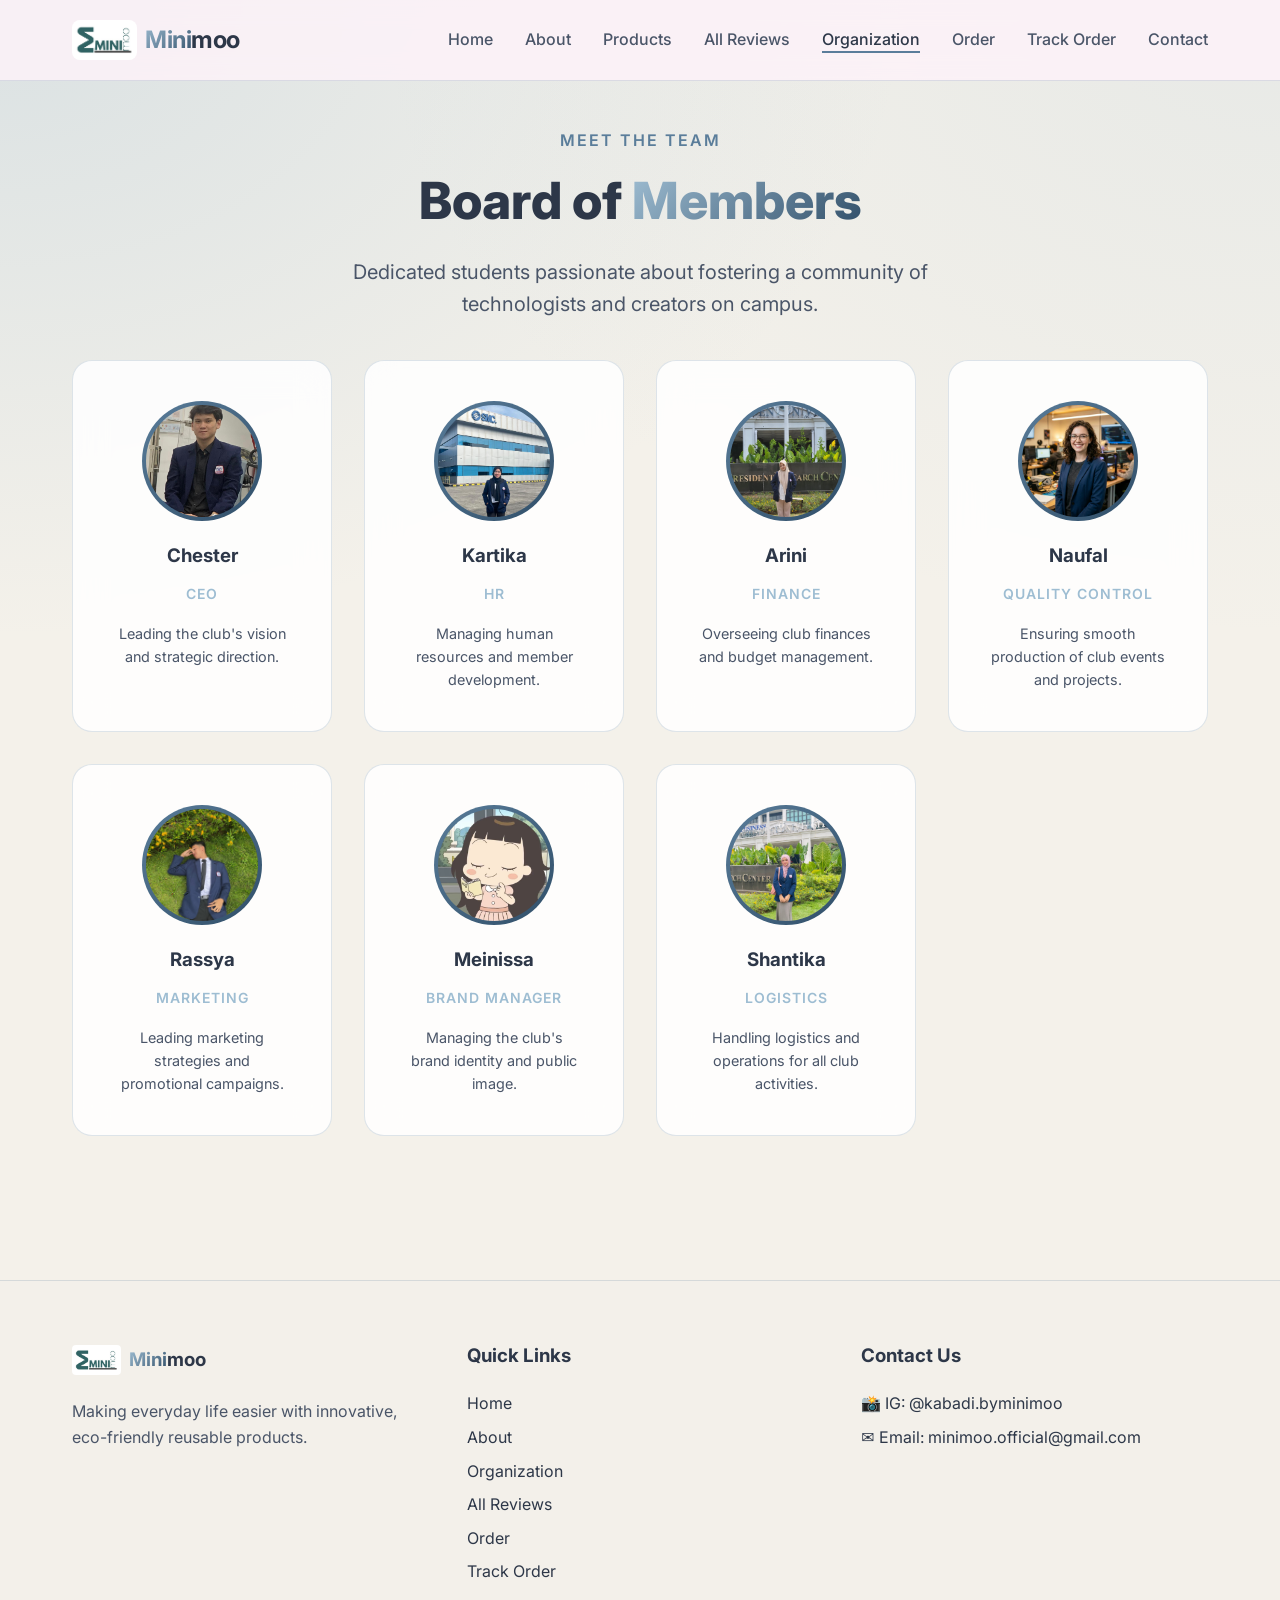
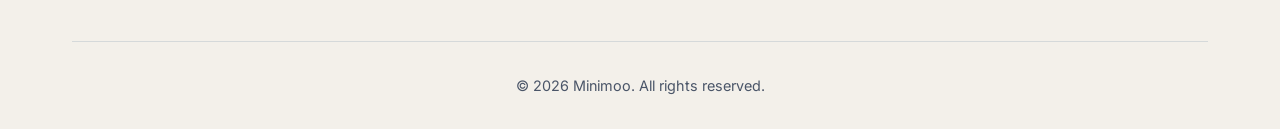
<file: organization.html>
<!DOCTYPE html>
<html lang="en">
<head>
    <meta charset="UTF-8">
    <meta name="viewport" content="width=device-width, initial-scale=1.0">
    <title>Organization - Minimoo</title>
    <meta name="description" content="Meet the board of members behind Minimoo. Discover the team organizing our events and workshops.">
    <!-- Google Fonts -->
    <link rel="preconnect" href="https://fonts.googleapis.com">
    <link rel="preconnect" href="https://fonts.gstatic.com" crossorigin>
    <link href="https://fonts.googleapis.com/css2?family=Inter:wght@300;400;500;600;700;800&display=swap" rel="stylesheet">
    <link rel="stylesheet" href="styles.css">
</head>
<body>
    <!-- Navbar -->
    <header id="header">
        <div class="container nav-container">
            <a href="index.html" class="logo" style="display: flex; align-items: center; gap: 0.5rem;">
                <img src="images/logominimoo.jpeg" alt="Minimoo Logo" style="height: 40px; width: auto; border-radius: 8px; object-fit: contain;">
                <span><span class="gradient-text">Mini</span>moo</span>
            </a>
            <nav>
                <button class="hamburger" aria-label="Toggle menu" id="mobile-toggle">
                    ☰
                </button>
                <ul class="nav-links" id="nav-menu">
                    <li><a href="index.html">Home</a></li>
                    <li><a href="index.html#about">About</a></li>
                    <li><a href="products.html">Products</a></li>
                    <li><a href="all_reviews.html">All Reviews</a></li>
                    <li><a href="organization.html" class="active">Organization</a></li>
                    <li><a href="order.html">Order</a></li>
                    <li><a href="track_order.html">Track Order</a></li>
                    <li><a href="contact.html">Contact</a></li>
                </ul>
            </nav>
        </div>
    </header>

    <!-- Header Section -->
    <section class="hero" style="min-height: 40vh; padding-top: 120px; padding-bottom: 2rem;">
        <div class="container">
            <div class="section-header animate-on-scroll" style="margin-bottom: 0;">
                <span class="tagline">Meet The Team</span>
                <h1 style="font-size: clamp(2.5rem, 4vw, 4rem);">Board of <span class="gradient-text">Members</span></h1>
                <p style="max-width: 600px; margin: 0 auto;">Dedicated students passionate about fostering a community of technologists and creators on campus.</p>
            </div>
        </div>
    </section>

    <!-- Members Section -->
    <section id="members" style="padding-top: 0;">
        <div class="container">
            <div class="members-grid">
                
                <!-- CEO -->
                <div class="glass-card member-card animate-on-scroll">
                    <div class="member-avatar">
                        <img src="images/chester.jpg.jpeg" alt="CEO" class="member-avatar-img">
                    </div>
                    <h3>Chester</h3>
                    <div class="member-role">CEO</div>
                    <p class="member-bio">Leading the club's vision and strategic direction.</p>
                </div>

                <!-- HR -->
                <div class="glass-card member-card animate-on-scroll">
                    <div class="member-avatar">
                        <img src="images/kartika.jpg.jpeg" alt="HR" class="member-avatar-img">
                    </div>
                    <h3>Kartika</h3>
                    <div class="member-role">HR</div>
                    <p class="member-bio">Managing human resources and member development.</p>
                </div>

                <!-- Finance -->
                <div class="glass-card member-card animate-on-scroll">
                    <div class="member-avatar">
                        <img src="images/arini.jpg" alt="Finance" class="member-avatar-img">
                    </div>
                    <h3>Arini</h3>
                    <div class="member-role">Finance</div>
                    <p class="member-bio">Overseeing club finances and budget management.</p>
                </div>

                <!-- Quality Control -->
                <div class="glass-card member-card animate-on-scroll">
                    <div class="member-avatar">
                        <img src="images/tech_lead.png" alt="Quality Control" class="member-avatar-img">
                    </div>
                    <h3>Naufal</h3>
                    <div class="member-role">Quality Control</div>
                    <p class="member-bio">Ensuring smooth production of club events and projects.</p>
                </div>

                <!-- Marketing -->
                <div class="glass-card member-card animate-on-scroll">
                    <div class="member-avatar">
                        <img src="images/rasya.jpg" alt="Marketing" class="member-avatar-img">
                    </div>
                    <h3>Rassya</h3>
                    <div class="member-role">Marketing</div>
                    <p class="member-bio">Leading marketing strategies and promotional campaigns.</p>
                </div>

                <!-- Brand Manager -->
                <div class="glass-card member-card animate-on-scroll">
                    <div class="member-avatar">
                        <img src="images/secretary.jpg" alt="Brand Manager" class="member-avatar-img">
                    </div>
                    <h3>Meinissa</h3>
                    <div class="member-role">Brand Manager</div>
                    <p class="member-bio">Managing the club's brand identity and public image.</p>
                </div>

                <!-- Logistics -->
                <div class="glass-card member-card animate-on-scroll">
                    <div class="member-avatar">
                        <img src="images/shantika.jpg" alt="Logistics" class="member-avatar-img">
                    </div>
                    <h3>Shantika</h3>
                    <div class="member-role">Logistics</div>
                    <p class="member-bio">Handling logistics and operations for all club activities.</p>
                </div>

            </div>
        </div>
    </section>

    <!-- Footer & Contact -->
    <footer id="contact">
        <div class="container">
            <div class="footer-grid">
                <div class="footer-col">
                    <h3 style="display: flex; align-items: center; gap: 0.5rem;">
                        <img src="images/logominimoo.jpeg" alt="Minimoo Logo" style="height: 30px; width: auto; border-radius: 4px; object-fit: contain;">
                        <span><span class="gradient-text">Mini</span>moo</span>
                    </h3>
                    <p>Making everyday life easier with innovative, eco-friendly reusable products.</p>
                </div>
                <div class="footer-col">
                    <h3>Quick Links</h3>
                    <ul style="list-style: none; padding: 0;">
                        <li style="margin-bottom: 0.5rem;"><a href="index.html">Home</a></li>
                        <li style="margin-bottom: 0.5rem;"><a href="index.html#about">About</a></li>
                        <li style="margin-bottom: 0.5rem;"><a href="organization.html">Organization</a></li>
                        <li style="margin-bottom: 0.5rem;"><a href="all_reviews.html">All Reviews</a></li>
                        <li style="margin-bottom: 0.5rem;"><a href="order.html">Order</a></li>
                        <li style="margin-bottom: 0.5rem;"><a href="track_order.html">Track Order</a></li>
                    </ul>
                </div>
                <div class="footer-col">
                    <h3>Contact Us</h3>
                    <ul style="list-style: none; padding: 0;">
                        <li style="margin-bottom: 0.5rem;"><a href="https://instagram.com/kabadi.byminimoo" target="_blank">📸 IG: @kabadi.byminimoo</a></li>
                        <li style="margin-bottom: 0.5rem;"><a href="mailto:minimoo.official@gmail.com">✉️ Email: minimoo.official@gmail.com</a></li>
                    </ul>
                </div>
            </div>
            <div class="footer-bottom">
                <p>&copy; 2026 Minimoo. All rights reserved.</p>
            </div>
        </div>
    </footer>

    <script src="app.js"></script>
</body>
</html>
</file>
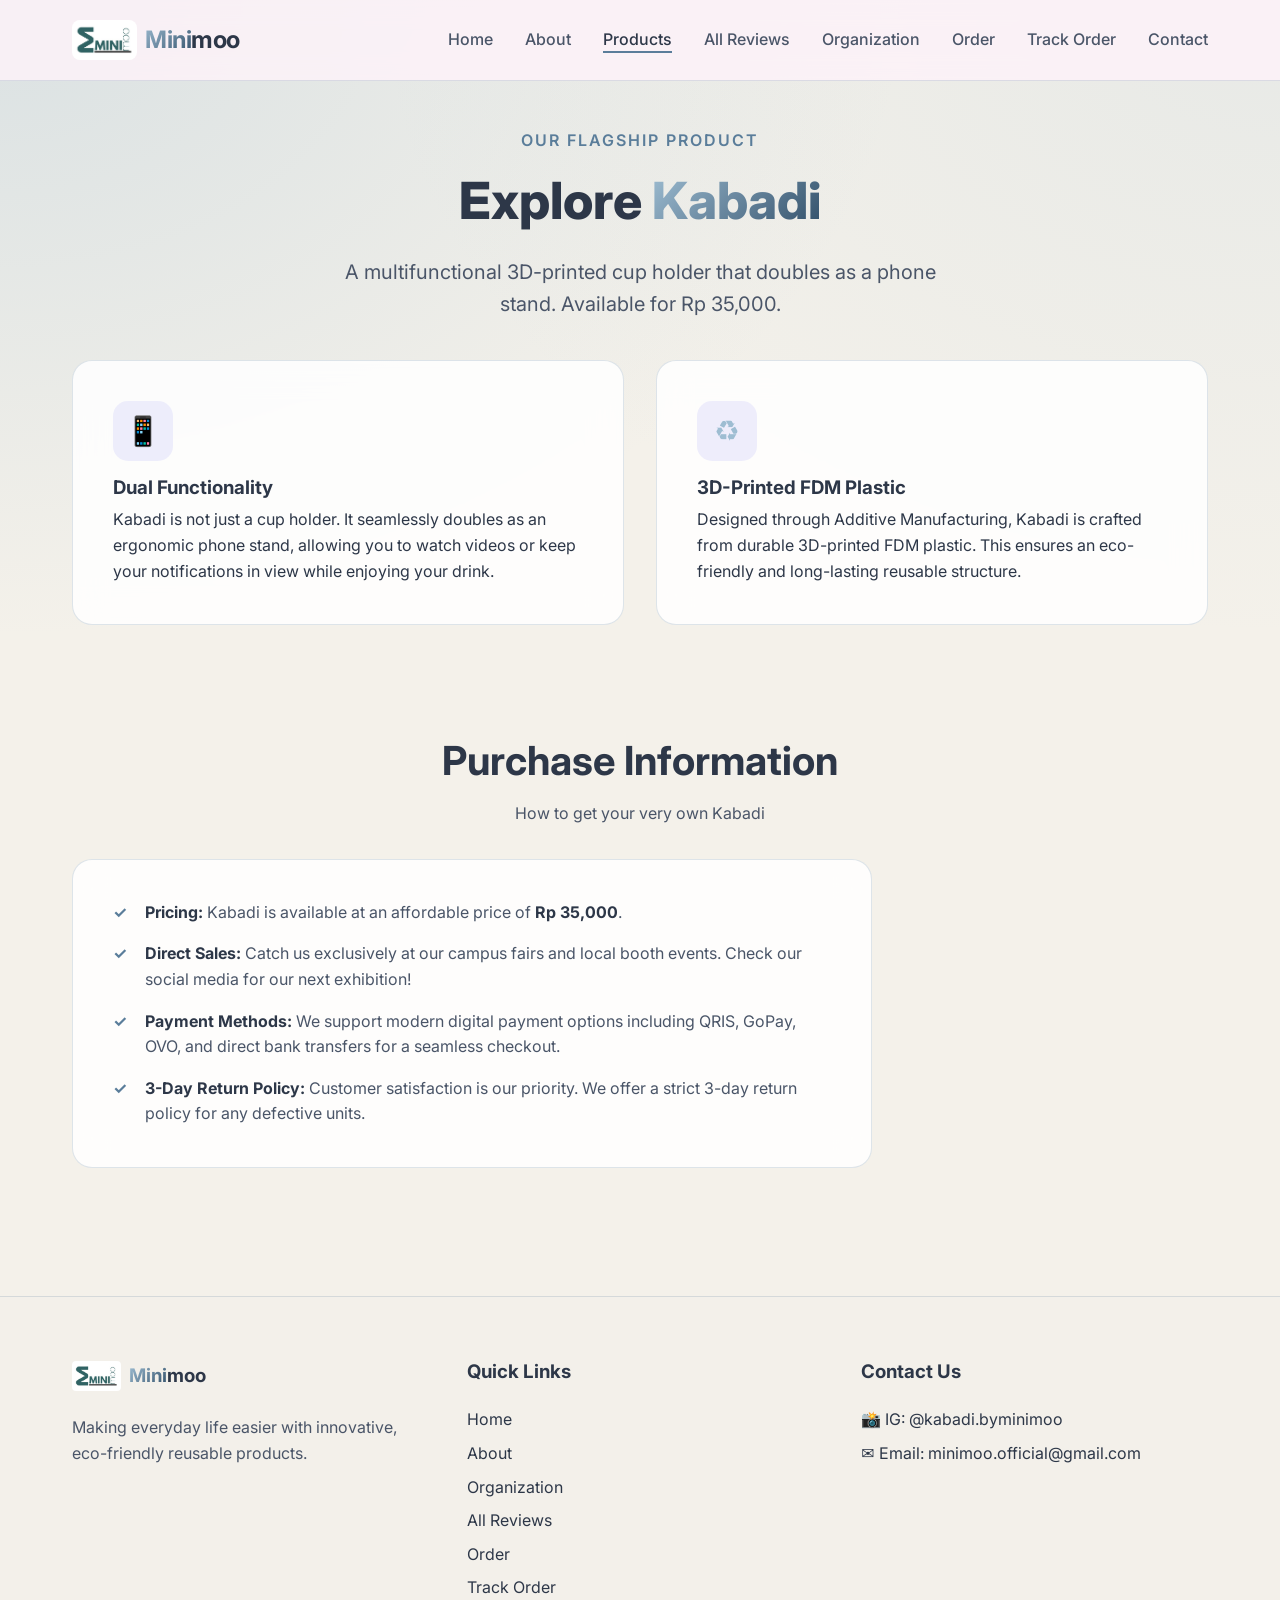
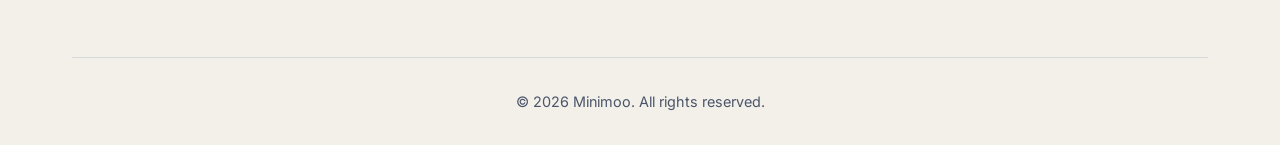
<file: products.html>
<!DOCTYPE html>
<html lang="en">
<head>
    <meta charset="UTF-8">
    <meta name="viewport" content="width=device-width, initial-scale=1.0">
    <title>Minimoo | Products</title>
    <meta name="description" content="Discover Kabadi by Minimoo - a 3D-printed cup holder that doubles as a phone stand.">
    <!-- Google Fonts -->
    <link rel="preconnect" href="https://fonts.googleapis.com">
    <link rel="preconnect" href="https://fonts.gstatic.com" crossorigin>
    <link href="https://fonts.googleapis.com/css2?family=Inter:wght@300;400;500;600;700;800&display=swap" rel="stylesheet">
    <link rel="stylesheet" href="styles.css">
</head>
<body>
    <!-- Navbar -->
    <header id="header">
        <div class="container nav-container">
            <a href="index.html" class="logo" style="display: flex; align-items: center; gap: 0.5rem;">
                <img src="images/logominimoo.jpeg" alt="Minimoo Logo" style="height: 40px; width: auto; border-radius: 8px; object-fit: contain;">
                <span><span class="gradient-text">Mini</span>moo</span>
            </a>
            <nav>
                <button class="hamburger" aria-label="Toggle menu" id="mobile-toggle">
                    ☰
                </button>
                <ul class="nav-links" id="nav-menu">
                    <li><a href="index.html">Home</a></li>
                    <li><a href="index.html#about">About</a></li>
                    <li><a href="products.html" class="active">Products</a></li>
                    <li><a href="all_reviews.html">All Reviews</a></li>
                    <li><a href="organization.html">Organization</a></li>
                    <li><a href="order.html">Order</a></li>
                    <li><a href="track_order.html">Track Order</a></li>
                    <li><a href="contact.html">Contact</a></li>
                </ul>
            </nav>
        </div>
    </header>

    <!-- Header Section -->
    <section class="hero" style="min-height: 40vh; padding-top: 120px; padding-bottom: 2rem;">
        <div class="container">
            <div class="section-header animate-on-scroll" style="margin-bottom: 0;">
                <span class="tagline">Our Flagship Product</span>
                <h1 style="font-size: clamp(2.5rem, 4vw, 4rem);">Explore <span class="gradient-text">Kabadi</span></h1>
                <p style="max-width: 600px; margin: 0 auto;">A multifunctional 3D-printed cup holder that doubles as a phone stand. Available for Rp 35,000.</p>
            </div>
        </div>
    </section>

    <!-- Product Features -->
    <section id="product-features" style="padding-top: 0;">
        <div class="container">
            <div class="activities-grid">
                <div class="glass-card animate-on-scroll" style="text-align: left;">
                    <div class="icon-wrapper" style="margin-bottom: 1rem;">
                        📱
                    </div>
                    <h3 style="margin-bottom: 0.5rem;">Dual Functionality</h3>
                    <p>Kabadi is not just a cup holder. It seamlessly doubles as an ergonomic phone stand, allowing you to watch videos or keep your notifications in view while enjoying your drink.</p>
                </div>
                <div class="glass-card animate-on-scroll" style="text-align: left;">
                    <div class="icon-wrapper" style="margin-bottom: 1rem;">
                        ♻️
                    </div>
                    <h3 style="margin-bottom: 0.5rem;">3D-Printed FDM Plastic</h3>
                    <p>Designed through Additive Manufacturing, Kabadi is crafted from durable 3D-printed FDM plastic. This ensures an eco-friendly and long-lasting reusable structure.</p>
                </div>
            </div>
        </div>
    </section>

    <!-- Purchase Terms -->
    <section id="purchase-terms" style="padding-top: 2rem; padding-bottom: 4rem;">
        <div class="container">
            <div class="section-header animate-on-scroll" style="margin-bottom: 2rem;">
                <h2>Purchase Information</h2>
                <p>How to get your very own Kabadi</p>
            </div>
            <div class="glass-card mx-auto animate-on-scroll" style="max-width: 800px;">
                <ul class="requirements-list">
                    <li>
                        <strong>Pricing:</strong> Kabadi is available at an affordable price of <strong>Rp 35,000</strong>.
                    </li>
                    <li>
                        <strong>Direct Sales:</strong> Catch us exclusively at our campus fairs and local booth events. Check our social media for our next exhibition!
                    </li>
                    <li>
                        <strong>Payment Methods:</strong> We support modern digital payment options including QRIS, GoPay, OVO, and direct bank transfers for a seamless checkout.
                    </li>
                    <li>
                        <strong>3-Day Return Policy:</strong> Customer satisfaction is our priority. We offer a strict 3-day return policy for any defective units.
                    </li>
                </ul>
            </div>
        </div>
    </section>

    <!-- Footer & Contact -->
    <footer id="contact">
        <div class="container">
            <div class="footer-grid">
                <div class="footer-col">
                    <h3 style="display: flex; align-items: center; gap: 0.5rem;">
                        <img src="images/logominimoo.jpeg" alt="Minimoo Logo" style="height: 30px; width: auto; border-radius: 4px; object-fit: contain;">
                        <span><span class="gradient-text">Mini</span>moo</span>
                    </h3>
                    <p>Making everyday life easier with innovative, eco-friendly reusable products.</p>
                </div>
                <div class="footer-col">
                    <h3>Quick Links</h3>
                    <ul style="list-style: none; padding: 0;">
                        <li style="margin-bottom: 0.5rem;"><a href="index.html">Home</a></li>
                        <li style="margin-bottom: 0.5rem;"><a href="index.html#about">About</a></li>
                        <li style="margin-bottom: 0.5rem;"><a href="organization.html">Organization</a></li>
                        <li style="margin-bottom: 0.5rem;"><a href="all_reviews.html">All Reviews</a></li>
                        <li style="margin-bottom: 0.5rem;"><a href="order.html">Order</a></li>
                        <li style="margin-bottom: 0.5rem;"><a href="track_order.html">Track Order</a></li>
                    </ul>
                </div>
                <div class="footer-col">
                    <h3>Contact Us</h3>
                    <ul style="list-style: none; padding: 0;">
                        <li style="margin-bottom: 0.5rem;"><a href="https://instagram.com/kabadi.byminimoo" target="_blank">📸 IG: @kabadi.byminimoo</a></li>
                        <li style="margin-bottom: 0.5rem;"><a href="mailto:minimoo.official@gmail.com">✉️ Email: minimoo.official@gmail.com</a></li>
                    </ul>
                </div>
            </div>
            <div class="footer-bottom">
                <p>&copy; 2026 Minimoo. All rights reserved.</p>
            </div>
        </div>
    </footer>

    <script src="app.js"></script>
</body>
</html>
</file>
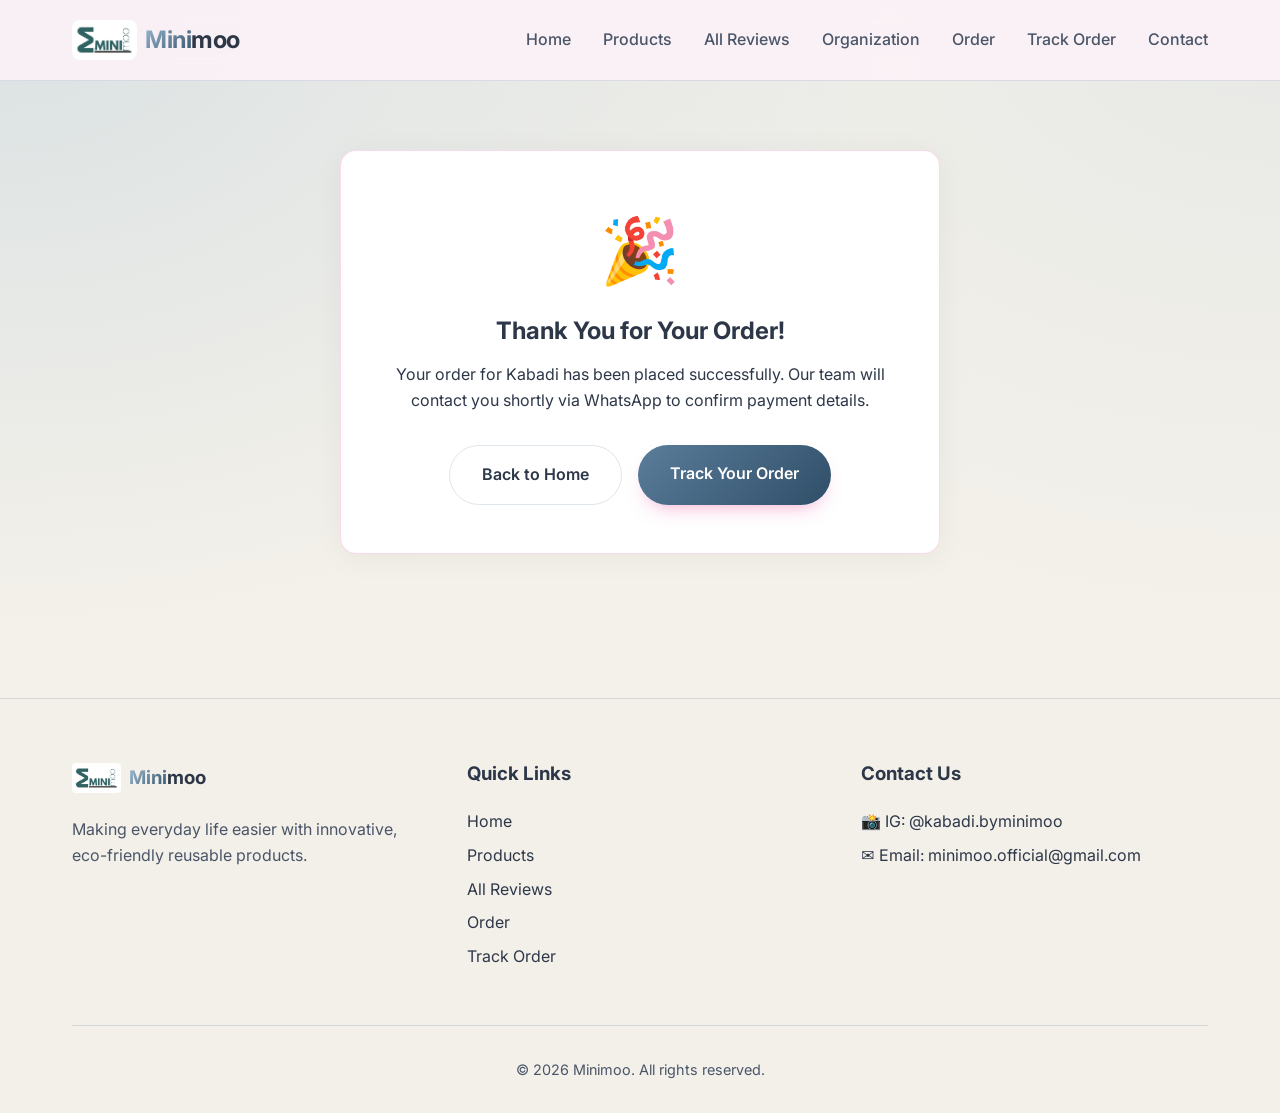
<file: thank_you.html>
<!DOCTYPE html>
<html lang="en">
<head>
    <meta charset="UTF-8">
    <meta name="viewport" content="width=device-width, initial-scale=1.0">
    <title>Minimoo | Thank You</title>
    <link rel="preconnect" href="https://fonts.googleapis.com">
    <link rel="preconnect" href="https://fonts.gstatic.com" crossorigin>
    <link href="https://fonts.googleapis.com/css2?family=Inter:wght@300;400;500;600;700;800&display=swap" rel="stylesheet">
    <link rel="stylesheet" href="styles.css">
    <style>
        .thank-you-card {
            background: white;
            border-radius: 16px;
            padding: 3rem 2rem;
            text-align: center;
            max-width: 600px;
            margin: 0 auto;
            box-shadow: 0 4px 30px rgba(0, 0, 0, 0.05);
            border: 1px solid rgba(236, 72, 153, 0.2);
        }
    </style>
</head>
<body>
    <header id="header">
        <div class="container nav-container">
            <a href="index.html" class="logo" style="display: flex; align-items: center; gap: 0.5rem;">
                <img src="images/logominimoo.jpeg" alt="Minimoo Logo" style="height: 40px; width: auto; border-radius: 8px; object-fit: contain;">
                <span><span class="gradient-text">Mini</span>moo</span>
            </a>
            <nav>
                <button class="hamburger" aria-label="Toggle menu" id="mobile-toggle">
                    ☰
                </button>
                <ul class="nav-links" id="nav-menu">
                    <li><a href="index.html">Home</a></li>
                    <li><a href="products.html">Products</a></li>
                    <li><a href="all_reviews.html">All Reviews</a></li>
                    <li><a href="organization.html">Organization</a></li>
                    <li><a href="order.html">Order</a></li>
                    <li><a href="track_order.html">Track Order</a></li>
                    <li><a href="contact.html">Contact</a></li>
                </ul>
            </nav>
        </div>
    </header>

    <section style="min-height: 70vh; padding-top: 150px; display: flex; align-items: center; justify-content: center;">
        <div class="container">
            <div class="thank-you-card animate-on-scroll">
                <div style="font-size: 4rem; margin-bottom: 1rem;">🎉</div>
                <h1 style="margin-bottom: 1rem; color: var(--dark);">Thank You for Your Order!</h1>
                <p style="color: var(--gray); margin-bottom: 2rem;">Your order for Kabadi has been placed successfully. Our team will contact you shortly via WhatsApp to confirm payment details.</p>
                <div style="display: flex; gap: 1rem; justify-content: center; flex-wrap: wrap;">
                    <a href="index.html" class="btn btn-outline">Back to Home</a>
                    <a href="track_order.html" class="btn btn-primary">Track Your Order</a>
                </div>
            </div>
        </div>
    </section>

    <!-- Footer & Contact -->
    <footer id="contact">
        <div class="container">
            <div class="footer-grid">
                <div class="footer-col">
                    <h3 style="display: flex; align-items: center; gap: 0.5rem;">
                        <img src="images/logominimoo.jpeg" alt="Minimoo Logo" style="height: 30px; width: auto; border-radius: 4px; object-fit: contain;">
                        <span><span class="gradient-text">Mini</span>moo</span>
                    </h3>
                    <p>Making everyday life easier with innovative, eco-friendly reusable products.</p>
                </div>
                <div class="footer-col">
                    <h3>Quick Links</h3>
                    <ul style="list-style: none; padding: 0;">
                        <li style="margin-bottom: 0.5rem;"><a href="index.html">Home</a></li>
                        <li style="margin-bottom: 0.5rem;"><a href="products.html">Products</a></li>
                        <li style="margin-bottom: 0.5rem;"><a href="all_reviews.html">All Reviews</a></li>
                        <li style="margin-bottom: 0.5rem;"><a href="order.html">Order</a></li>
                        <li style="margin-bottom: 0.5rem;"><a href="track_order.html">Track Order</a></li>
                    </ul>
                </div>
                <div class="footer-col">
                    <h3>Contact Us</h3>
                    <ul style="list-style: none; padding: 0;">
                        <li style="margin-bottom: 0.5rem;"><a href="https://instagram.com/kabadi.byminimoo" target="_blank">📸 IG: @kabadi.byminimoo</a></li>
                        <li style="margin-bottom: 0.5rem;"><a href="mailto:minimoo.official@gmail.com">✉️ Email: minimoo.official@gmail.com</a></li>
                    </ul>
                </div>
            </div>
            <div class="footer-bottom">
                <p>&copy; 2026 Minimoo. All rights reserved.</p>
            </div>
        </div>
    </footer>

    <script src="app.js"></script>
</body>
</html>
</file>
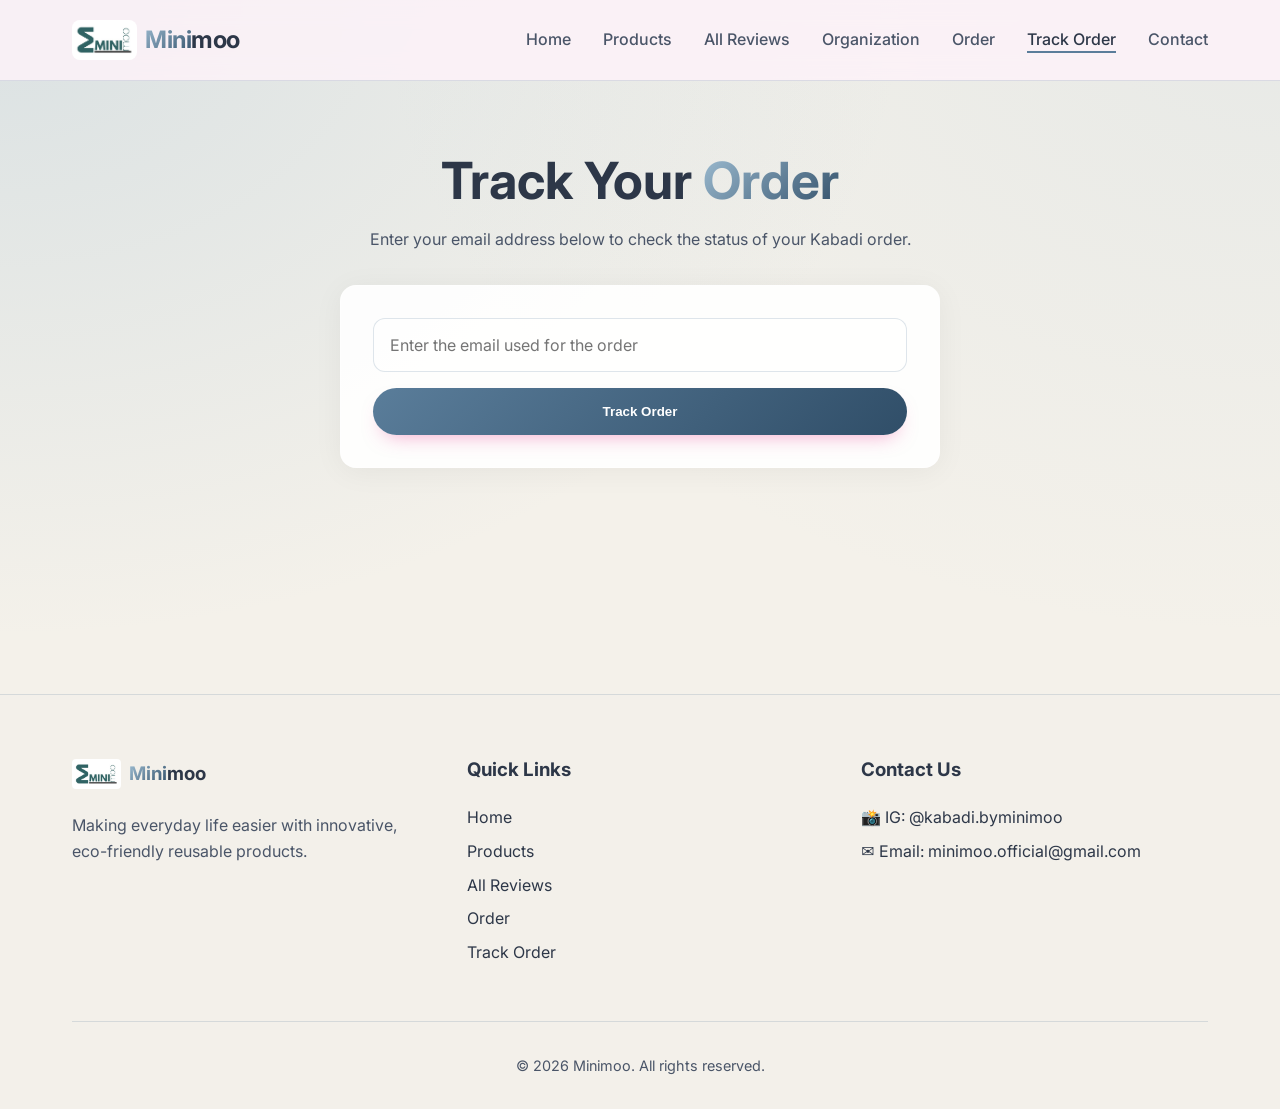
<file: track_order.html>
<!DOCTYPE html>
<html lang="en">
<head>
    <meta charset="UTF-8">
    <meta name="viewport" content="width=device-width, initial-scale=1.0">
    <title>Minimoo | Track Order</title>
    <link rel="preconnect" href="https://fonts.googleapis.com">
    <link rel="preconnect" href="https://fonts.gstatic.com" crossorigin>
    <link href="https://fonts.googleapis.com/css2?family=Inter:wght@300;400;500;600;700;800&display=swap" rel="stylesheet">
    <link rel="stylesheet" href="styles.css">
    <style>
        .track-card {
            background: rgba(255, 255, 255, 0.9);
            border: 1px solid rgba(255,255,255,0.4);
            border-radius: 16px;
            padding: 2rem;
            box-shadow: 0 4px 30px rgba(0, 0, 0, 0.05);
            max-width: 600px;
            margin: 0 auto;
        }
        .order-result {
            margin-top: 2rem;
            padding: 1.5rem;
            border-radius: 12px;
            background: #f8fafc;
            border: 1px solid #e2e8f0;
            display: none;
            text-align: left;
        }
    </style>
</head>
<body>
    <header id="header">
        <div class="container nav-container">
            <a href="index.html" class="logo" style="display: flex; align-items: center; gap: 0.5rem;">
                <img src="images/logominimoo.jpeg" alt="Minimoo Logo" style="height: 40px; width: auto; border-radius: 8px; object-fit: contain;">
                <span><span class="gradient-text">Mini</span>moo</span>
            </a>
            <nav>
                <button class="hamburger" aria-label="Toggle menu" id="mobile-toggle">
                    ☰
                </button>
                <ul class="nav-links" id="nav-menu">
                    <li><a href="index.html">Home</a></li>
                    <li><a href="products.html">Products</a></li>
                    <li><a href="all_reviews.html">All Reviews</a></li>
                    <li><a href="organization.html">Organization</a></li>
                    <li><a href="order.html">Order</a></li>
                    <li><a href="track_order.html" class="active">Track Order</a></li>
                    <li><a href="contact.html">Contact</a></li>
                </ul>
            </nav>
        </div>
    </header>

    <section style="min-height: 70vh; padding-top: 150px; padding-bottom: 4rem;">
        <div class="container">
            <div class="section-header animate-on-scroll" style="margin-bottom: 2rem;">
                <h1 style="font-size: clamp(2rem, 4vw, 3.5rem);">Track Your <span class="gradient-text">Order</span></h1>
                <p style="max-width: 600px; margin: 0 auto;">Enter your email address below to check the status of your Kabadi order.</p>
            </div>

            <div class="track-card animate-on-scroll">
                <form id="trackForm" class="registration-form" style="display: flex; gap: 1rem; flex-wrap: wrap;">
                    <div class="form-group" style="flex: 1; min-width: 250px; margin-bottom: 0;">
                        <input type="email" id="trackEmail" required placeholder="Enter the email used for the order" style="width: 100%; height: 100%;">
                    </div>
                    <button type="submit" class="btn btn-primary">Track Order</button>
                </form>

                <div id="orderResult" class="order-result">
                    <!-- Order data will be injected here -->
                </div>
            </div>
        </div>
    </section>

    <!-- Footer & Contact -->
    <footer id="contact">
        <div class="container">
            <div class="footer-grid">
                <div class="footer-col">
                    <h3 style="display: flex; align-items: center; gap: 0.5rem;">
                        <img src="images/logominimoo.jpeg" alt="Minimoo Logo" style="height: 30px; width: auto; border-radius: 4px; object-fit: contain;">
                        <span><span class="gradient-text">Mini</span>moo</span>
                    </h3>
                    <p>Making everyday life easier with innovative, eco-friendly reusable products.</p>
                </div>
                <div class="footer-col">
                    <h3>Quick Links</h3>
                    <ul style="list-style: none; padding: 0;">
                        <li style="margin-bottom: 0.5rem;"><a href="index.html">Home</a></li>
                        <li style="margin-bottom: 0.5rem;"><a href="products.html">Products</a></li>
                        <li style="margin-bottom: 0.5rem;"><a href="all_reviews.html">All Reviews</a></li>
                        <li style="margin-bottom: 0.5rem;"><a href="order.html">Order</a></li>
                        <li style="margin-bottom: 0.5rem;"><a href="track_order.html">Track Order</a></li>
                    </ul>
                </div>
                <div class="footer-col">
                    <h3>Contact Us</h3>
                    <ul style="list-style: none; padding: 0;">
                        <li style="margin-bottom: 0.5rem;"><a href="https://instagram.com/kabadi.byminimoo" target="_blank">📸 IG: @kabadi.byminimoo</a></li>
                        <li style="margin-bottom: 0.5rem;"><a href="mailto:minimoo.official@gmail.com">✉️ Email: minimoo.official@gmail.com</a></li>
                    </ul>
                </div>
            </div>
            <div class="footer-bottom">
                <p>&copy; 2026 Minimoo. All rights reserved.</p>
            </div>
        </div>
    </footer>

    <script src="app.js"></script>
    <script>
        document.addEventListener('DOMContentLoaded', () => {
            const trackForm = document.getElementById('trackForm');
            const resultBox = document.getElementById('orderResult');

            trackForm.addEventListener('submit', (e) => {
                e.preventDefault();
                const emailToTrack = document.getElementById('trackEmail').value.trim().toLowerCase();
                
                const orders = JSON.parse(localStorage.getItem('minimoo_orders')) || [];
                // Find all orders that match the email
                const matchingOrders = orders.filter(o => o.email && o.email.toLowerCase() === emailToTrack);

                resultBox.style.display = 'block';
                
                if (matchingOrders.length === 0) {
                    resultBox.innerHTML = `
                        <p style="color: #ef4444; font-weight: 500; text-align: center; margin: 0;">
                            No order found with the email "${emailToTrack}".
                        </p>
                    `;
                } else {
                    let html = `<h3 style="margin-bottom: 1rem;">Found ${matchingOrders.length} Order(s)</h3>`;
                    
                    matchingOrders.forEach((order, i) => {
                        const currentStatus = order.status || 'processing';
                        let badgeColor = '';
                        let badgeText = currentStatus.toUpperCase();
                        
                        if (currentStatus === 'processing') badgeColor = 'background: #fef3c7; color: #d97706;';
                        if (currentStatus === 'shipped') badgeColor = 'background: #dbeafe; color: #1d4ed8;';
                        if (currentStatus === 'delivered') badgeColor = 'background: #dcfce3; color: #15803d;';
                        if (currentStatus === 'cancelled') badgeColor = 'background: #fee2e2; color: #b91c1c;';

                        html += `
                            <div style="background: white; padding: 1rem; border-radius: 8px; border: 1px solid #e2e8f0; margin-bottom: 1rem;">
                                <div style="display: flex; justify-content: space-between; margin-bottom: 0.5rem;">
                                    <strong>Status:</strong>
                                    <span style="padding: 0.2rem 0.6rem; border-radius: 999px; font-size: 0.8rem; font-weight: bold; ${badgeColor}">${badgeText}</span>
                                </div>
                                <p style="margin: 0.2rem 0;"><strong>Name:</strong> ${order.name}</p>
                                <p style="margin: 0.2rem 0;"><strong>Payment Method:</strong> <span style="text-transform: uppercase;">${order.payment}</span></p>
                                <p style="margin: 0.2rem 0;"><strong>Quantity:</strong> ${order.quantity} units</p>
                                <p style="margin: 0.2rem 0;"><strong>Shipping To:</strong> ${order.address}</p>
                            </div>
                        `;
                    });
                    
                    html += `<p style="font-size: 0.8rem; color: #64748b; text-align: center; margin: 0;">If you need to update your order, please contact us on WhatsApp.</p>`;
                    resultBox.innerHTML = html;
                }
            });
        });
    </script>
</body>
</html>
</file>
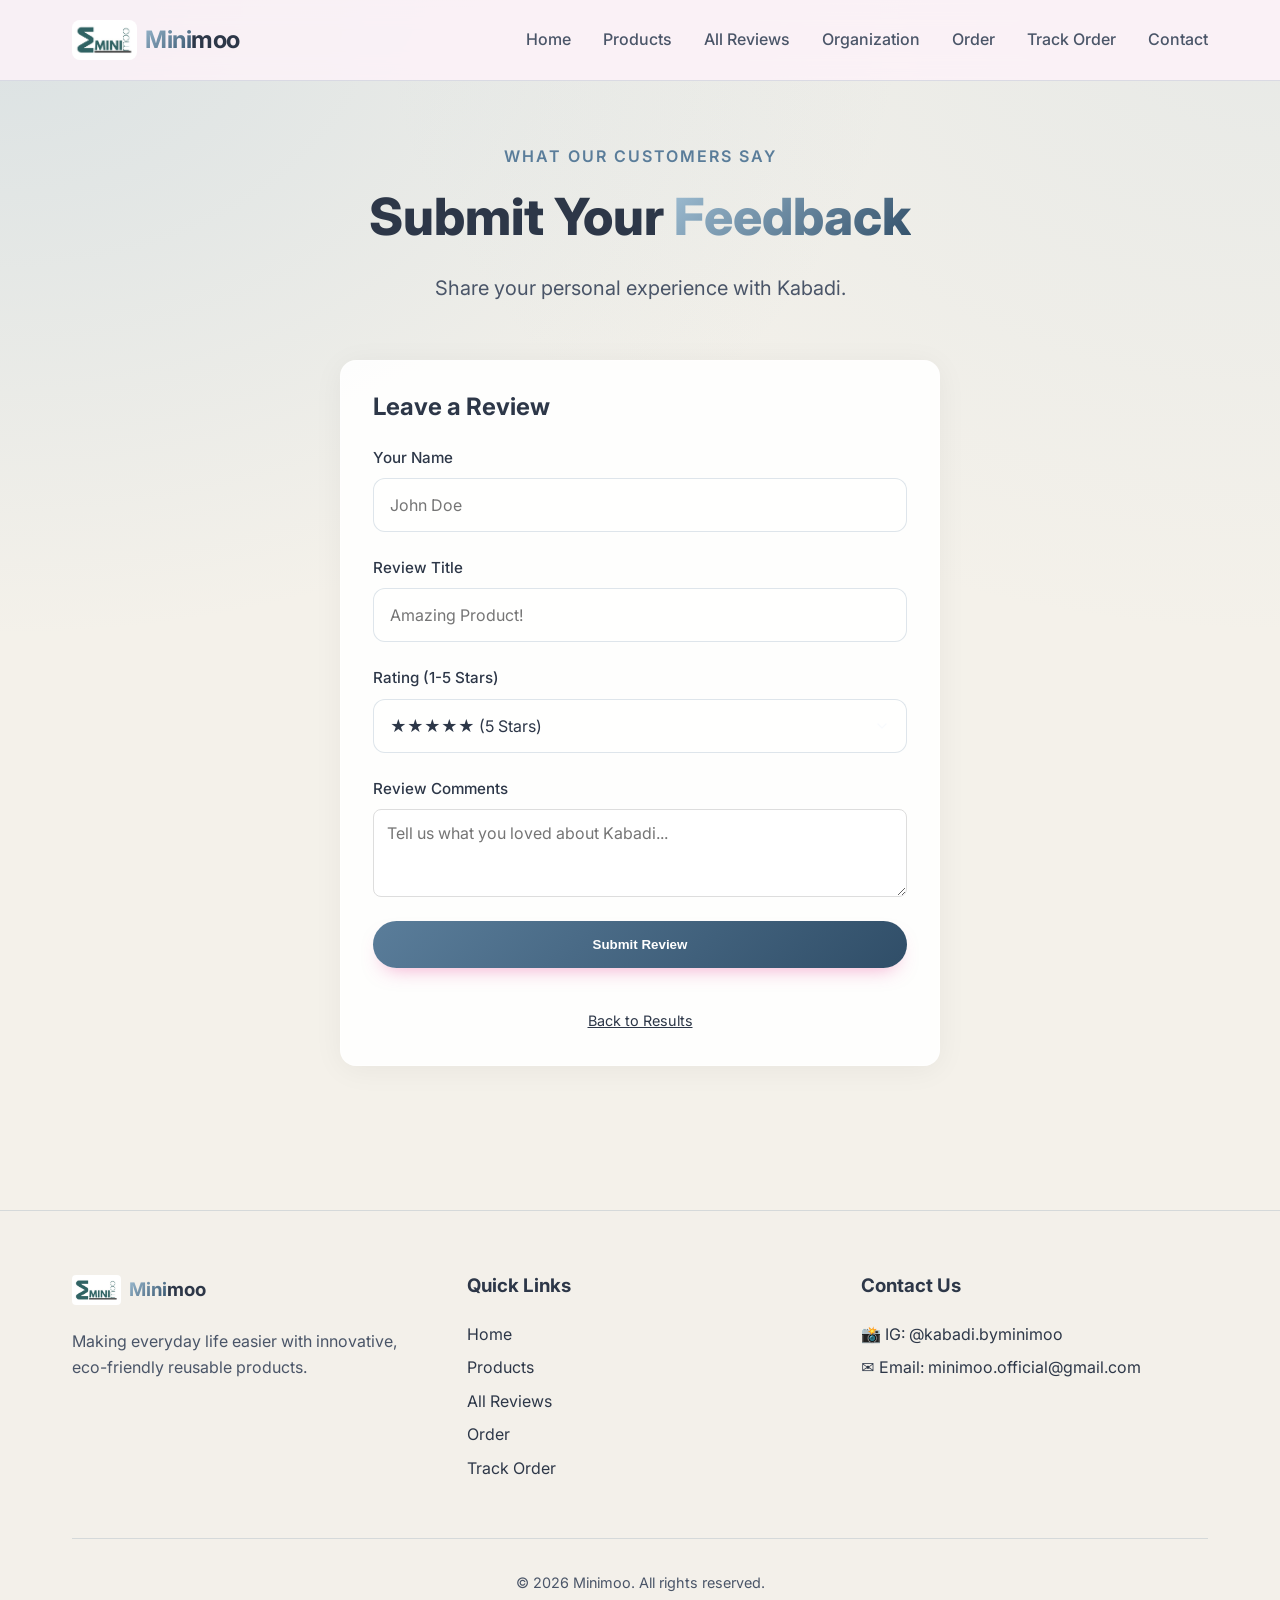
<file: write_review.html>
<!DOCTYPE html>
<html lang="en">
<head>
    <meta charset="UTF-8">
    <meta name="viewport" content="width=device-width, initial-scale=1.0">
    <title>Minimoo | Write a Review</title>
    <meta name="description" content="Share your experience with Kabadi by Minimoo.">
    <!-- Google Fonts -->
    <link rel="preconnect" href="https://fonts.googleapis.com">
    <link rel="preconnect" href="https://fonts.gstatic.com" crossorigin>
    <link href="https://fonts.googleapis.com/css2?family=Inter:wght@300;400;500;600;700;800&display=swap" rel="stylesheet">
    <link rel="stylesheet" href="styles.css">
    <style>
        .star-rating {
            display: flex;
            gap: 0.25rem;
            color: #fbbf24;
            font-size: 1.25rem;
        }
        .review-form-card {
            background: rgba(255, 255, 255, 0.9);
            border: 1px solid rgba(255,255,255,0.4);
            border-radius: 16px;
            padding: 2rem;
            box-shadow: 0 4px 30px rgba(0, 0, 0, 0.05);
            max-width: 600px;
            margin: 0 auto 3rem auto;
        }
    </style>
</head>
<body>
    <header id="header">
        <div class="container nav-container">
            <a href="index.html" class="logo" style="display: flex; align-items: center; gap: 0.5rem;">
                <img src="images/logominimoo.jpeg" alt="Minimoo Logo" style="height: 40px; width: auto; border-radius: 8px; object-fit: contain;">
                <span><span class="gradient-text">Mini</span>moo</span>
            </a>
            <nav>
                <button class="hamburger" aria-label="Toggle menu" id="mobile-toggle">
                    ☰
                </button>
                <ul class="nav-links" id="nav-menu">
                    <li><a href="index.html">Home</a></li>
                    <li><a href="products.html">Products</a></li>
                    <li><a href="all_reviews.html">All Reviews</a></li>
                    <li><a href="organization.html">Organization</a></li>
                    <li><a href="order.html">Order</a></li>
                    <li><a href="track_order.html">Track Order</a></li>
                    <li><a href="contact.html">Contact</a></li>
                </ul>
            </nav>
        </div>
    </header>

    <section class="hero" style="min-height: 40vh; padding-top: 120px; padding-bottom: 2rem;">
        <div class="container">
            <div class="section-header animate-on-scroll" style="margin-bottom: 0;">
                <span class="tagline">What Our Customers Say</span>
                <h1 style="font-size: clamp(2.5rem, 4vw, 4rem);">Submit Your <span class="gradient-text">Feedback</span></h1>
                <p style="max-width: 600px; margin: 0 auto;">Share your personal experience with Kabadi.</p>
            </div>
        </div>
    </section>

    <!-- Submit Review Section -->
    <section id="submit-review" style="padding-top: 0; padding-bottom: 2rem;">
        <div class="container">
            <div class="review-form-card animate-on-scroll">
                <h2 style="font-size: 1.5rem; margin-bottom: 1.5rem;">Leave a Review</h2>
                <form id="add-review-form" class="registration-form">
                    <div class="form-group">
                        <label for="reviewerName">Your Name</label>
                        <input type="text" id="reviewerName" required placeholder="John Doe">
                    </div>
                    <div class="form-group">
                        <label for="reviewTitle">Review Title</label>
                        <input type="text" id="reviewTitle" required placeholder="Amazing Product!">
                    </div>
                    <div class="form-group">
                        <label for="reviewRating">Rating (1-5 Stars)</label>
                        <select id="reviewRating" required>
                            <option value="5">★★★★★ (5 Stars)</option>
                            <option value="4">★★★★☆ (4 Stars)</option>
                            <option value="3">★★★☆☆ (3 Stars)</option>
                            <option value="2">★★☆☆☆ (2 Stars)</option>
                            <option value="1">★☆☆☆☆ (1 Star)</option>
                        </select>
                    </div>
                    <div class="form-group">
                        <label for="reviewText">Review Comments</label>
                        <textarea id="reviewText" required placeholder="Tell us what you loved about Kabadi..." rows="3" style="width: 100%; padding: 0.8rem; border-radius: 8px; border: 1px solid #ddd; font-family: inherit; font-size: 1rem;"></textarea>
                    </div>
                    <button type="submit" class="btn btn-primary" style="width: 100%;">Submit Review</button>
                    <div style="text-align: center; margin-top: 1rem;">
                        <a href="all_reviews.html" style="color: var(--gray); text-decoration: underline; font-size: 0.9rem;">Back to Results</a>
                    </div>
                </form>
            </div>
        </div>
    </section>

    <footer id="contact">
        <div class="container">
            <div class="footer-grid">
                <div class="footer-col">
                    <h3 style="display: flex; align-items: center; gap: 0.5rem;">
                        <img src="images/logominimoo.jpeg" alt="Minimoo Logo" style="height: 30px; width: auto; border-radius: 4px; object-fit: contain;">
                        <span><span class="gradient-text">Mini</span>moo</span>
                    </h3>
                    <p>Making everyday life easier with innovative, eco-friendly reusable products.</p>
                </div>
                <div class="footer-col">
                    <h3>Quick Links</h3>
                    <ul style="list-style: none; padding: 0;">
                        <li style="margin-bottom: 0.5rem;"><a href="index.html">Home</a></li>
                        <li style="margin-bottom: 0.5rem;"><a href="products.html">Products</a></li>
                        <li style="margin-bottom: 0.5rem;"><a href="all_reviews.html">All Reviews</a></li>
                        <li style="margin-bottom: 0.5rem;"><a href="order.html">Order</a></li>
                        <li style="margin-bottom: 0.5rem;"><a href="track_order.html">Track Order</a></li>
                    </ul>
                </div>
                <div class="footer-col">
                    <h3>Contact Us</h3>
                    <ul style="list-style: none; padding: 0;">
                        <li style="margin-bottom: 0.5rem;"><a href="https://instagram.com/kabadi.byminimoo" target="_blank">📸 IG: @kabadi.byminimoo</a></li>
                        <li style="margin-bottom: 0.5rem;"><a href="mailto:minimoo.official@gmail.com">✉️ Email: minimoo.official@gmail.com</a></li>
                    </ul>
                </div>
            </div>
            <div class="footer-bottom">
                <p>&copy; 2026 Minimoo. All rights reserved.</p>
            </div>
        </div>
    </footer>

    <script src="app.js"></script>
    <script>
        document.addEventListener('DOMContentLoaded', () => {
            const form = document.getElementById('add-review-form');

            const defaultReviews = [
                { name: "Sarah J.", title: "A Lifesaver for My Desk", rating: 5, text: "I drink iced coffee every day, and I was so tired of wiping my desk. Kabadi completely solved it.", verified: true },
                { name: "Mark T.", title: "Perfect for Hot Tea", rating: 5, text: "My morning tea used to burn my hands. Now I can comfortably hold it and it stays hot longer!", verified: true },
                { name: "Emily R.", title: "Sleek and Stylish", rating: 5, text: "Not only does it work perfectly, but it also looks amazing on my office desk. Highly recommended.", verified: true }
            ];

            let reviews = JSON.parse(localStorage.getItem('minimoo_reviews'));
            if (!reviews) {
                reviews = defaultReviews;
                localStorage.setItem('minimoo_reviews', JSON.stringify(reviews));
            }

            form.addEventListener('submit', (e) => {
                e.preventDefault();
                
                const newReview = {
                    name: document.getElementById('reviewerName').value,
                    title: document.getElementById('reviewTitle').value,
                    rating: parseInt(document.getElementById('reviewRating').value),
                    text: document.getElementById('reviewText').value,
                    verified: false
                };

                reviews.unshift(newReview);
                localStorage.setItem('minimoo_reviews', JSON.stringify(reviews));

                alert("Thank you! Your feedback has been submitted.");
                window.location.href = 'all_reviews.html'; // Go back to the results feed
            });
        });
    </script>
</body>
</html>
</file>
<file: styles.css>
:root {
  --primary: #5a7d9a;
  --primary-light: #9ebdd2;
  --secondary: #304e68;
  --bg-color: #f4f1ea;
  --surface-color: rgba(255, 255, 255, 0.85);
  --text-main: #2d3748;
  --text-muted: #4a5568;
  --glass-border: rgba(90, 125, 154, 0.2);
  --glass-bg: rgba(255, 255, 255, 0.65);
  --font-family: 'Inter', system-ui, -apple-system, sans-serif;
  --transition: all 0.3s ease;
}

* {
  margin: 0;
  padding: 0;
  box-sizing: border-box;
}

body {
  font-family: var(--font-family);
  background-color: var(--bg-color);
  color: var(--text-main);
  line-height: 1.6;
  overflow-x: hidden;
  background-image: 
    radial-gradient(at 0% 0%, rgba(158, 189, 210, 0.3) 0px, transparent 50%),
    radial-gradient(at 100% 0%, rgba(158, 189, 210, 0.15) 0px, transparent 50%);
  background-attachment: fixed;
}

a {
  text-decoration: none;
  color: inherit;
}

/* Typography */
h1, h2, h3 {
  line-height: 1.2;
  margin-bottom: 1rem;
}

.gradient-text {
  background: linear-gradient(135deg, var(--primary-light), var(--secondary));
  background-clip: text;
  -webkit-background-clip: text;
  -webkit-text-fill-color: transparent;
  display: inline-block;
}

/* Layout */
.container {
  max-width: 1200px;
  margin: 0 auto;
  padding: 0 2rem;
}

section {
  padding: 5rem 0;
}

/* Navbar */
header {
  position: fixed;
  top: 0;
  width: 100%;
  z-index: 1000;
  background: rgba(244, 241, 234, 0.85); /* Warm cream bg */
  backdrop-filter: blur(12px);
  border-bottom: 1px solid var(--glass-border);
  transition: var(--transition);
}

.nav-container {
  display: flex;
  justify-content: space-between;
  align-items: center;
  height: 80px;
}

.logo {
  font-size: 1.5rem;
  font-weight: 700;
  letter-spacing: -0.5px;
}

.nav-links {
  display: flex;
  gap: 2rem;
  list-style: none;
}

.nav-links a {
  font-weight: 500;
  color: var(--text-muted);
  transition: var(--transition);
  position: relative;
}

.nav-links a:hover,
.nav-links a.active {
  color: var(--text-main);
}

.nav-links a::after {
  content: '';
  position: absolute;
  bottom: -4px;
  left: 0;
  width: 0;
  height: 2px;
  background: var(--primary);
  transition: var(--transition);
}

.nav-links a:hover::after,
.nav-links a.active::after {
  width: 100%;
}

.hamburger {
  display: none;
  cursor: pointer;
  background: none;
  border: none;
  color: var(--text-main);
  font-size: 1.5rem;
}

/* Hero Section */
.hero {
  min-height: 100vh;
  display: flex;
  align-items: center;
  justify-content: center;
  text-align: center;
  padding-top: 80px;
  position: relative;
}

.hero-content {
  max-width: 800px;
  animation: fadeUp 1s ease-out forwards;
}

.tagline {
  color: var(--primary);
  font-weight: 600;
  letter-spacing: 2px;
  text-transform: uppercase;
  margin-bottom: 1rem;
  display: block;
}

.hero h1 {
  font-size: clamp(3rem, 5vw, 5rem);
  font-weight: 800;
  margin-bottom: 1.5rem;
}

.hero p {
  font-size: 1.25rem;
  color: var(--text-muted);
  margin-bottom: 2.5rem;
}

.hero-image-wrapper {
  margin: 2rem auto 3rem;
  max-width: 90%;
  border-radius: 20px;
  overflow: hidden;
  box-shadow: 0 20px 40px rgba(0, 0, 0, 0.1);
  border: 1px solid var(--glass-border);
  position: relative;
}

.hero-image {
  width: 100%;
  height: auto;
  display: block;
  object-fit: cover;
  max-height: 400px;
}

.cta-group {
  display: flex;
  gap: 1rem;
  justify-content: center;
}

.btn {
  padding: 1rem 2rem;
  border-radius: 50px;
  font-weight: 600;
  transition: var(--transition);
  cursor: pointer;
  border: none;
}

.btn-primary {
  background: linear-gradient(135deg, var(--primary), var(--secondary));
  color: white;
  box-shadow: 0 10px 20px -10px rgba(236, 72, 153, 0.5);
}

.btn-primary:hover {
  transform: translateY(-2px);
  box-shadow: 0 15px 25px -10px rgba(236, 72, 153, 0.7);
}

.btn-outline {
  background: transparent;
  color: var(--text-main);
  border: 1px solid var(--glass-border);
}

.btn-outline:hover {
  background: var(--glass-bg);
  border-color: var(--text-muted);
}

/* Glass Card */
.glass-card {
  background: var(--surface-color);
  backdrop-filter: blur(16px);
  border: 1px solid var(--glass-border);
  border-radius: 20px;
  padding: 2.5rem;
  transition: var(--transition);
}

.glass-card:hover {
  transform: translateY(-5px);
  border-color: rgba(255, 255, 255, 0.2);
  box-shadow: 0 20px 40px rgba(0, 0, 0, 0.2);
}

/* Form Styles */
.registration-form {
  display: flex;
  flex-direction: column;
  gap: 1.5rem;
}

.form-group {
  display: flex;
  flex-direction: column;
  gap: 0.5rem;
}

.form-group label {
  font-weight: 500;
  color: var(--text-main);
  font-size: 0.95rem;
}

.form-group input[type="text"],
.form-group input[type="email"],
.form-group input[type="tel"],
.form-group select {
  width: 100%;
  padding: 1rem;
  background: rgba(255, 255, 255, 0.6);
  border: 1px solid var(--glass-border);
  border-radius: 12px;
  color: var(--text-main);
  font-family: inherit;
  font-size: 1rem;
  transition: var(--transition);
}

.form-group input:focus,
.form-group select:focus {
  outline: none;
  border-color: var(--primary);
  background: rgba(15, 23, 42, 0.6);
  box-shadow: 0 0 0 3px rgba(99, 102, 241, 0.2);
}

.form-group select {
  appearance: none;
  background-image: url("data:image/svg+xml,%3Csvg xmlns='http://www.w3.org/2000/svg' width='24' height='24' viewBox='0 0 24 24' fill='none' stroke='%23f8fafc' stroke-width='2' stroke-linecap='round' stroke-linejoin='round'%3E%3Cpolyline points='6 9 12 15 18 9'%3E%3C/polyline%3E%3C/svg%3E");
  background-repeat: no-repeat;
  background-position: right 1rem center;
  background-size: 1em;
}

.form-group select option {
  background: var(--bg-color);
  color: var(--text-main);
}

.checkbox-group {
  flex-direction: row;
  align-items: center;
  gap: 0.75rem;
}

.checkbox-group input[type="checkbox"] {
  width: 18px;
  height: 18px;
  accent-color: var(--primary);
  cursor: pointer;
}

.checkbox-group label {
  cursor: pointer;
  font-size: 0.9rem;
  color: var(--text-muted);
}

.requirements-list {
  list-style: none;
  display: flex;
  flex-direction: column;
  gap: 1rem;
}

.requirements-list li {
  position: relative;
  padding-left: 2rem;
  color: var(--text-muted);
}

.requirements-list li::before {
  content: '✓';
  position: absolute;
  left: 0;
  top: 0;
  color: var(--primary);
  font-weight: bold;
}

.requirements-list li strong {
  color: var(--text-main);
}

/* Sections General */
.section-header {
  text-align: center;
  margin-bottom: 4rem;
}

.section-header h2 {
  font-size: 2.5rem;
}

.section-header p {
  color: var(--text-muted);
}

/* Vision & Mission Grid */
.vision-mission-grid {
  display: grid;
  grid-template-columns: repeat(auto-fit, minmax(300px, 1fr));
  gap: 2rem;
}

.icon-wrapper {
  width: 60px;
  height: 60px;
  background: rgba(99, 102, 241, 0.1);
  border-radius: 15px;
  display: flex;
  align-items: center;
  justify-content: center;
  color: var(--primary-light);
  font-size: 1.8rem;
  margin-bottom: 1.5rem;
}

/* Activities */
.activities-grid {
  display: grid;
  grid-template-columns: repeat(auto-fit, minmax(280px, 1fr));
  gap: 2rem;
}

.activity-card {
  overflow: hidden;
  padding: 0;
}

.activity-img {
  height: 200px;
  background: #1e293b;
  position: relative;
  overflow: hidden;
}

.activity-img::after {
  content: '';
  position: absolute;
  top: 0;
  left: 0;
  width: 100%;
  height: 100%;
  background: linear-gradient(to bottom, transparent, rgba(15, 23, 42, 0.8));
}

.activity-content {
  padding: 2rem;
}

/* Events Note - simple list style for activities also */
.event-list {
  display: flex;
  flex-direction: column;
  gap: 1.5rem;
}

.event-item {
  display: flex;
  align-items: center;
  gap: 1.5rem;
  padding: 1.5rem;
  background: var(--glass-bg);
  border-radius: 15px;
  border: 1px solid var(--glass-border);
  transition: var(--transition);
}

.event-item:hover {
  background: rgba(255, 255, 255, 0.08);
}

.event-date {
  background: var(--primary);
  color: white;
  padding: 1rem;
  border-radius: 12px;
  text-align: center;
  min-width: 80px;
}

.event-date span {
  display: block;
}

.event-date .day {
  font-size: 1.5rem;
  font-weight: 700;
  line-height: 1;
}

.event-date .month {
  font-size: 0.875rem;
  text-transform: uppercase;
  margin-top: 0.25rem;
}

/* Organization Members */
.members-grid {
  display: grid;
  grid-template-columns: repeat(auto-fill, minmax(250px, 1fr));
  gap: 2rem;
}

.member-card {
  text-align: center;
}

.member-avatar {
  width: 120px;
  height: 120px;
  border-radius: 50%;
  margin: 0 auto 1.5rem;
  background: linear-gradient(135deg, var(--primary), var(--secondary));
  padding: 4px;
}

.member-avatar-inner {
  width: 100%;
  height: 100%;
  border-radius: 50%;
  background-color: var(--bg-color);
  display: flex;
  align-items: center;
  justify-content: center;
  font-size: 2rem;
  color: var(--text-muted);
}

.member-avatar-img {
  width: 100%;
  height: 100%;
  border-radius: 50%;
  object-fit: cover;
  display: block;
}

.member-role {
  color: var(--primary-light);
  font-size: 0.875rem;
  font-weight: 600;
  text-transform: uppercase;
  letter-spacing: 1px;
  margin-top: 0.5rem;
}

.member-bio {
  color: var(--text-muted);
  font-size: 0.9rem;
  margin-top: 1rem;
}

/* Footer */
footer {
  background: rgba(244, 241, 234, 0.95); /* Warm cream bg */
  border-top: 1px solid var(--glass-border);
  padding: 4rem 0 2rem;
  margin-top: 4rem;
}

.footer-grid {
  display: grid;
  grid-template-columns: repeat(auto-fit, minmax(250px, 1fr));
  gap: 3rem;
  margin-bottom: 3rem;
}

.footer-col h3 {
  color: var(--text-main);
  margin-bottom: 1.5rem;
}

.footer-col p {
  color: var(--text-muted);
  margin-bottom: 1rem;
}

.social-links {
  display: flex;
  gap: 1rem;
  margin-top: 1.5rem;
}

.social-icon {
  width: 40px;
  height: 40px;
  border-radius: 50%;
  background: var(--glass-bg);
  display: flex;
  align-items: center;
  justify-content: center;
  color: var(--text-main);
  transition: var(--transition);
  border: 1px solid var(--glass-border);
}

.social-icon:hover {
  background: var(--primary);
  border-color: var(--primary);
  transform: translateY(-3px);
}

.footer-bottom {
  text-align: center;
  padding-top: 2rem;
  border-top: 1px solid var(--glass-border);
  color: var(--text-muted);
  font-size: 0.9rem;
}

/* Animations */
@keyframes fadeUp {
  from {
    opacity: 0;
    transform: translateY(30px);
  }
  to {
    opacity: 1;
    transform: translateY(0);
  }
}

.animate-on-scroll {
  opacity: 0;
  transform: translateY(30px);
  transition: opacity 0.6s ease-out, transform 0.6s ease-out;
}

.animate-on-scroll.visible {
  opacity: 1;
  transform: translateY(0);
}

/* Responsive */
@media (max-width: 768px) {
  .hamburger {
    display: block;
  }
  
  .nav-links {
    position: absolute;
    top: 80px;
    left: 0;
    width: 100%;
    background: rgba(244, 241, 234, 0.95);
    backdrop-filter: blur(16px);
    flex-direction: column;
    padding: 2rem;
    gap: 1.5rem;
    text-align: center;
    border-bottom: 1px solid var(--glass-border);
    transform: translateY(-150%);
    transition: transform 0.3s ease-in-out;
    opacity: 0;
  }
  
  .nav-links.active {
    transform: translateY(0);
    opacity: 1;
  }
  
  .hero h1 {
    font-size: 2.5rem;
  }
  
  .event-item {
    flex-direction: column;
    text-align: center;
  }
}
</file>
